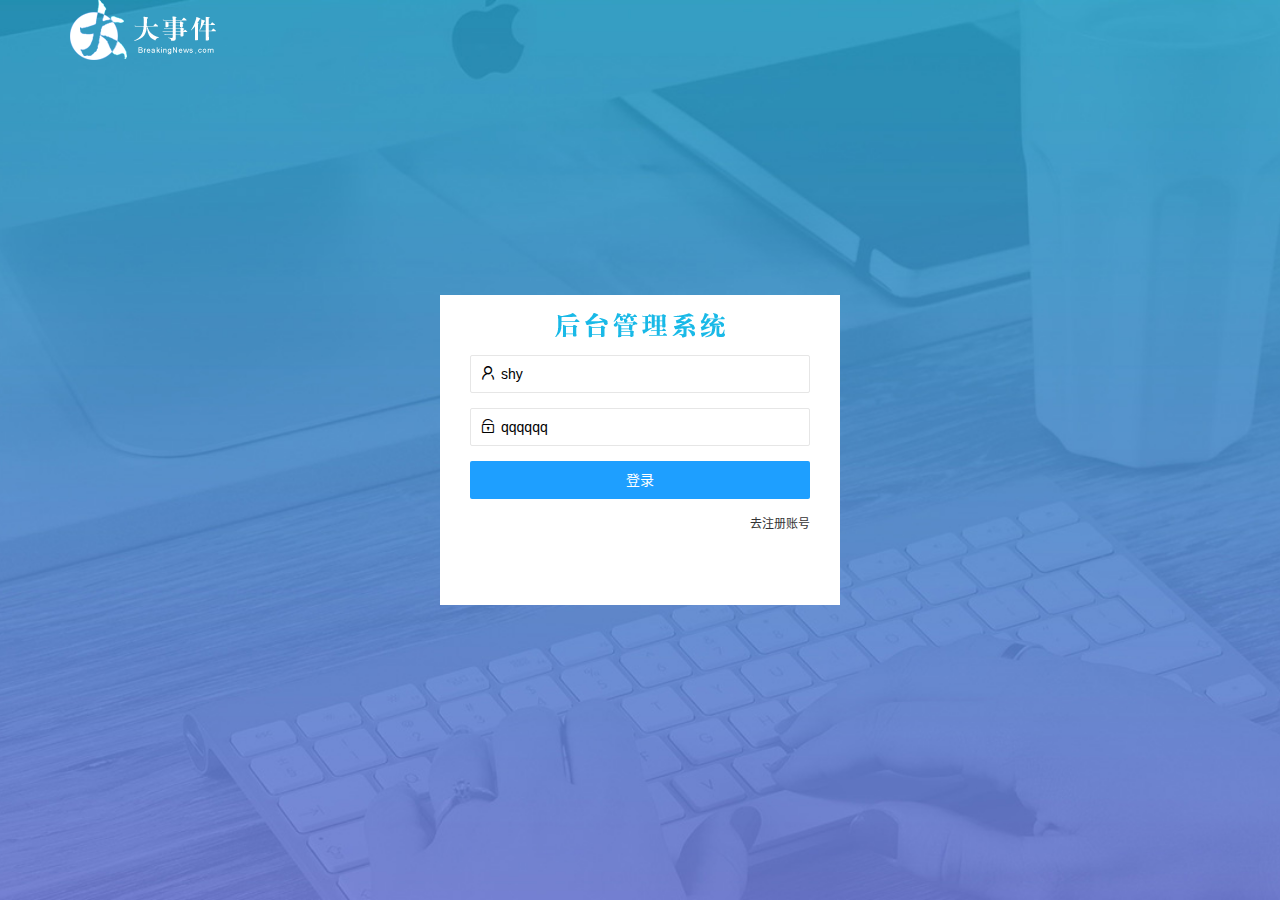
<file: login.html>
<!DOCTYPE html>
<html lang="zh-CN">

<head>
    <meta charset="UTF-8">
    <meta name="viewport" content="width=device-width, initial-scale=1.0">
    <title>Document</title>
    <link rel="shortcut icon" href="favicon.ico">
    <!-- 引入layui -->
    <link rel="stylesheet" href="/assets/lib/layui/css/layui.css">
    <!-- 引入自己的样式 -->
    <link rel="stylesheet" href="/assets/css/login.css">
</head>

<body>
    <!-- 头部logo区域 -->
    <div class="layui-main">
        <img src="/assets/images/logo.png" alt="">
    </div>
    <!-- 中心登录区域 -->
    <div class="loginAndRegBox">
        <div class="title_box"></div>
        <!-- 登录区域 -->
        <div class="login-box">
            <!-- 登陆表单 -->
            <form class="layui-form" id="form_login">
                <!-- 用户名 -->
                <div class="layui-form-item">
                    <i class="layui-icon layui-icon-username"></i>

                    <input type="text" name="username" value="shy" required lay-verify="required" placeholder="请输入用户名"
                        autocomplete="off" class="layui-input">
                </div>
                <!-- 密码 -->
                <div class="layui-form-item">
                    <i class="layui-icon layui-icon-password"></i>

                    <input type="text" name="password" value="qqqqqq" required lay-verify="required|pwd"
                        placeholder="请输入密码" autocomplete="off" class="layui-input">
                </div>
                <!-- 提交按钮 -->
                <div class="layui-form-item">
                    <button class="layui-btn layui-btn-fluid layui-btn-normal" lay-submit>登录</button>
                </div>
                <!-- 注册按钮 -->
                <div class="layui-form-item links">
                    <a href="javascript:;" id="link_reg">去注册账号</a>
                </div>
            </form>
        </div>
        <!-- 注册区域 -->
        <div class="reg-box" style="display: none;">
            <!-- 注册表单 -->
            <form class="layui-form" id="form_reg">
                <!-- 用户名 -->
                <div class="layui-form-item">
                    <i class="layui-icon layui-icon-username"></i>

                    <input type="text" name="username" required lay-verify="required" placeholder="请输入用户名"
                        autocomplete="off" class="layui-input">
                </div>
                <!-- 密码 -->
                <div class="layui-form-item">
                    <i class="layui-icon layui-icon-password"></i>
                    <input type="text" name="password" required lay-verify="required|pwd" placeholder="请输入密码"
                        lay-verify="required
                        autocomplete=" off" class="layui-input">
                </div>
                <!-- 确认登陆密码 -->
                <div class="layui-form-item">
                    <i class="layui-icon layui-icon-password"></i>

                    <input type="text" name="repassword" required lay-verify="required|pwd|repwd" placeholder="请确认密码"
                        autocomplete="off" class="layui-input">
                </div>
                <!-- 注册按钮 -->
                <div class="layui-form-item">
                    <button class="layui-btn layui-btn-fluid layui-btn-normal" lay-submit>注册</button>
                </div>
                <!-- 登录按钮 -->
                <div class="layui-form-item links">
                    <a href="javascript:;" id="link_login">去登陆</a>
                </div>
            </form>
            <!-- 登录按钮 -->
        </div>
    </div>
    <!-- 引入 -->
    <script src="/assets/lib/layui/layui.all.js"></script>
    <!-- 引入JQ -->
    <script src="/assets/lib/jquery.js"></script>
    <!-- 引入baseAPI.js -->
    <script src="/assets/js/baseAPI.js"></script>
    <!-- 引入自己的js -->
    <script src="/assets/js/login.js"></script>
</body>

</html>
</file>
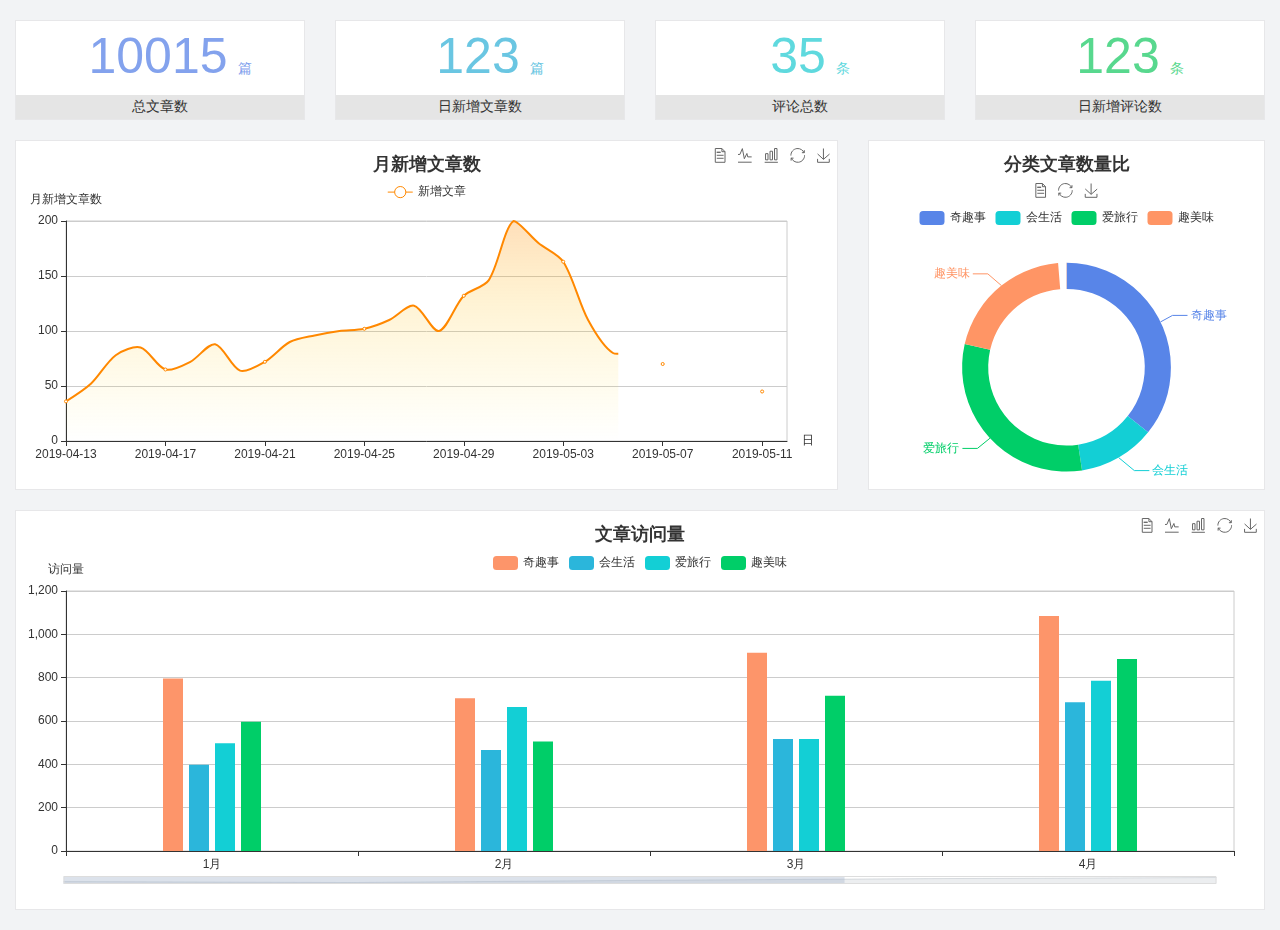
<file: home/dashboard.html>
<!DOCTYPE html>
<html lang="en">

<head>
  <meta charset="UTF-8">
  <meta name="viewport" content="width=device-width, initial-scale=1.0">
  <meta http-equiv="X-UA-Compatible" content="ie=edge">
  <title>图表统计</title>
  <link rel="stylesheet" href="../assets/lib/bootstrap.css" />
  <link rel="stylesheet" href="../assets/lib/main.css" />
  <script src="../assets/lib/jquery.js"></script>
  <script type="text/javascript" src="../assets/lib/echarts.min.js"></script>
</head>

<body>
  <div class="container-fluid">
    <div class="row spannel_list">
      <div class="col-sm-3 col-xs-6">
        <div class="spannel">
          <em>10015</em><span>篇</span>
          <b>总文章数</b>
        </div>
      </div>
      <div class="col-sm-3 col-xs-6">
        <div class="spannel scolor01">
          <em>123</em><span>篇</span>
          <b>日新增文章数</b>
        </div>
      </div>
      <div class="col-sm-3 col-xs-6">
        <div class="spannel scolor02">
          <em>35</em><span>条</span>
          <b>评论总数</b>
        </div>
      </div>
      <div class="col-sm-3 col-xs-6">
        <div class="spannel scolor03">
          <em>123</em><span>条</span>
          <b>日新增评论数</b>
        </div>
      </div>
    </div>
  </div>

  <div class="container-fluid">
    <div class="row curve-pie">
      <div class="col-lg-8 col-md-8">
        <div class="gragh_pannel" id="curve_show"></div>
      </div>
      <div class="col-lg-4 col-md-4">
        <div class="gragh_pannel" id="pie_show"></div>
      </div>
    </div>
  </div>

  <div class="container-fluid">
    <div class="column_pannel" id="column_show"></div>
  </div>

  <script>
    var oChart = echarts.init(document.getElementById('curve_show'));
    var aList_all = [
      { 'count': 36, 'date': '2019-04-13' },
      { 'count': 52, 'date': '2019-04-14' },
      { 'count': 78, 'date': '2019-04-15' },
      { 'count': 85, 'date': '2019-04-16' },
      { 'count': 65, 'date': '2019-04-17' },
      { 'count': 72, 'date': '2019-04-18' },
      { 'count': 88, 'date': '2019-04-19' },
      { 'count': 64, 'date': '2019-04-20' },
      { 'count': 72, 'date': '2019-04-21' },
      { 'count': 90, 'date': '2019-04-22' },
      { 'count': 96, 'date': '2019-04-23' },
      { 'count': 100, 'date': '2019-04-24' },
      { 'count': 102, 'date': '2019-04-25' },
      { 'count': 110, 'date': '2019-04-26' },
      { 'count': 123, 'date': '2019-04-27' },
      { 'count': 100, 'date': '2019-04-28' },
      { 'count': 132, 'date': '2019-04-29' },
      { 'count': 146, 'date': '2019-04-30' },
      { 'count': 200, 'date': '2019-05-01' },
      { 'count': 180, 'date': '2019-05-02' },
      { 'count': 163, 'date': '2019-05-03' },
      { 'count': 110, 'date': '2019-05-04' },
      { 'count': 80, 'date': '2019-05-05' },
      { 'count': 82, 'date': '2019-05-06' },
      { 'count': 70, 'date': '2019-05-07' },
      { 'count': 65, 'date': '2019-05-08' },
      { 'count': 54, 'date': '2019-05-09' },
      { 'count': 40, 'date': '2019-05-10' },
      { 'count': 45, 'date': '2019-05-11' },
      { 'count': 38, 'date': '2019-05-12' },
    ];

    let aCount = [];
    let aDate = [];

    for (var i = 0; i < aList_all.length; i++) {
      aCount.push(aList_all[i].count);
      aDate.push(aList_all[i].date);
    }

    var chartopt = {
      title: {
        text: '月新增文章数',
        left: 'center',
        top: '10'
      },
      tooltip: {
        trigger: 'axis'
      },
      legend: {
        data: ['新增文章'],
        top: '40'
      },
      toolbox: {
        show: true,
        feature: {
          mark: { show: true },
          dataView: { show: true, readOnly: false },
          magicType: { show: true, type: ['line', 'bar'] },
          restore: { show: true },
          saveAsImage: { show: true }
        }
      },
      calculable: true,
      xAxis: [
        {
          name: '日',
          type: 'category',
          boundaryGap: false,
          data: aDate
        }
      ],
      yAxis: [
        {
          name: '月新增文章数',
          type: 'value'
        }
      ],
      series: [
        {
          name: '新增文章',
          type: 'line',
          smooth: true,
          itemStyle: { normal: { areaStyle: { type: 'default' }, color: '#f80' }, lineStyle: { color: '#f80' } },
          data: aCount
        }],
      areaStyle: {
        normal: {
          color: new echarts.graphic.LinearGradient(0, 0, 0, 1, [{
            offset: 0,
            color: 'rgba(255,136,0,0.39)'
          }, {
            offset: .34,
            color: 'rgba(255,180,0,0.25)'
          }, {
            offset: 1,
            color: 'rgba(255,222,0,0.00)'
          }])

        }
      },
      grid: {
        show: true,
        x: 50,
        x2: 50,
        y: 80,
        height: 220
      }
    };

    oChart.setOption(chartopt);


    var oPie = echarts.init(document.getElementById('pie_show'));
    var oPieopt =
    {
      title: {
        top: 10,
        text: '分类文章数量比',
        x: 'center'
      },
      tooltip: {
        trigger: 'item',
        formatter: "{a} <br/>{b} : {c} ({d}%)"
      },
      color: ['#5885e8', '#13cfd5', '#00ce68', '#ff9565'],
      legend: {
        x: 'center',
        top: 65,
        data: ['奇趣事', '会生活', '爱旅行', '趣美味']
      },
      toolbox: {
        show: true,
        x: 'center',
        top: 35,
        feature: {
          mark: { show: true },
          dataView: { show: true, readOnly: false },
          magicType: {
            show: true,
            type: ['pie', 'funnel'],
            option: {
              funnel: {
                x: '25%',
                width: '50%',
                funnelAlign: 'left',
                max: 1548
              }
            }
          },
          restore: { show: true },
          saveAsImage: { show: true }
        }
      },
      calculable: true,
      series: [
        {
          name: '访问来源',
          type: 'pie',
          radius: ['45%', '60%'],
          center: ['50%', '65%'],
          data: [
            { value: 300, name: '奇趣事' },
            { value: 100, name: '会生活' },
            { value: 260, name: '爱旅行' },
            { value: 180, name: '趣美味' }
          ]
        }
      ]
    };
    oPie.setOption(oPieopt);



    var oColumn = this.echarts.init(document.getElementById('column_show'));
    var oColumnopt =
    {
      title: {
        text: '文章访问量',
        left: 'center',
        top: '10'
      },
      tooltip: {
        trigger: 'axis'
      },
      legend: {
        data: ['奇趣事', '会生活', '爱旅行', '趣美味'],
        top: '40'
      },
      toolbox: {
        show: true,
        feature: {
          mark: { show: true },
          dataView: { show: true, readOnly: false },
          magicType: { show: true, type: ['line', 'bar'] },
          restore: { show: true },
          saveAsImage: { show: true }
        }
      },
      calculable: true,
      xAxis: [
        {
          type: 'category',
          data: ['1月', '2月', '3月', '4月', '5月']
        }
      ],
      yAxis: [
        {
          name: '访问量',
          type: 'value'
        }
      ],
      series: [
        {
          name: '奇趣事',
          type: 'bar',
          barWidth: 20,
          itemStyle: {
            normal: { areaStyle: { type: 'default' }, color: '#fd956a' }
          },
          data: [800, 708, 920, 1090, 1200]
        },
        {
          name: '会生活',
          type: 'bar',
          barWidth: 20,
          itemStyle: {
            normal: { areaStyle: { type: 'default' }, color: '#2bb6db' }
          },
          data: [400, 468, 520, 690, 800]
        },
        {
          name: '爱旅行',
          type: 'bar',
          barWidth: 20,
          itemStyle: {
            normal: { areaStyle: { type: 'default' }, color: '#13cfd5' }
          },
          data: [500, 668, 520, 790, 900]
        },
        {
          name: '趣美味',
          type: 'bar',
          barWidth: 20,
          itemStyle: {
            normal: { areaStyle: { type: 'default' }, color: '#00ce68' }
          },
          data: [600, 508, 720, 890, 1000]
        }
      ],
      grid: {
        show: true,
        x: 50,
        x2: 30,
        y: 80,
        height: 260
      },
      dataZoom: [//给x轴设置滚动条
        {
          start: 0,//默认为0
          end: 100 - 1000 / 31,//默认为100
          type: 'slider',
          show: true,
          xAxisIndex: [0],
          handleSize: 0,//滑动条的 左右2个滑动条的大小
          height: 8,//组件高度
          left: 45, //左边的距离
          right: 50,//右边的距离
          bottom: 26,//右边的距离
          handleColor: '#ddd',//h滑动图标的颜色
          handleStyle: {
            borderColor: "#cacaca",
            borderWidth: "1",
            shadowBlur: 2,
            background: "#ddd",
            shadowColor: "#ddd",
          }
        }]
    };
    oColumn.setOption(oColumnopt);
  </script>
</body>

</html>
</file>
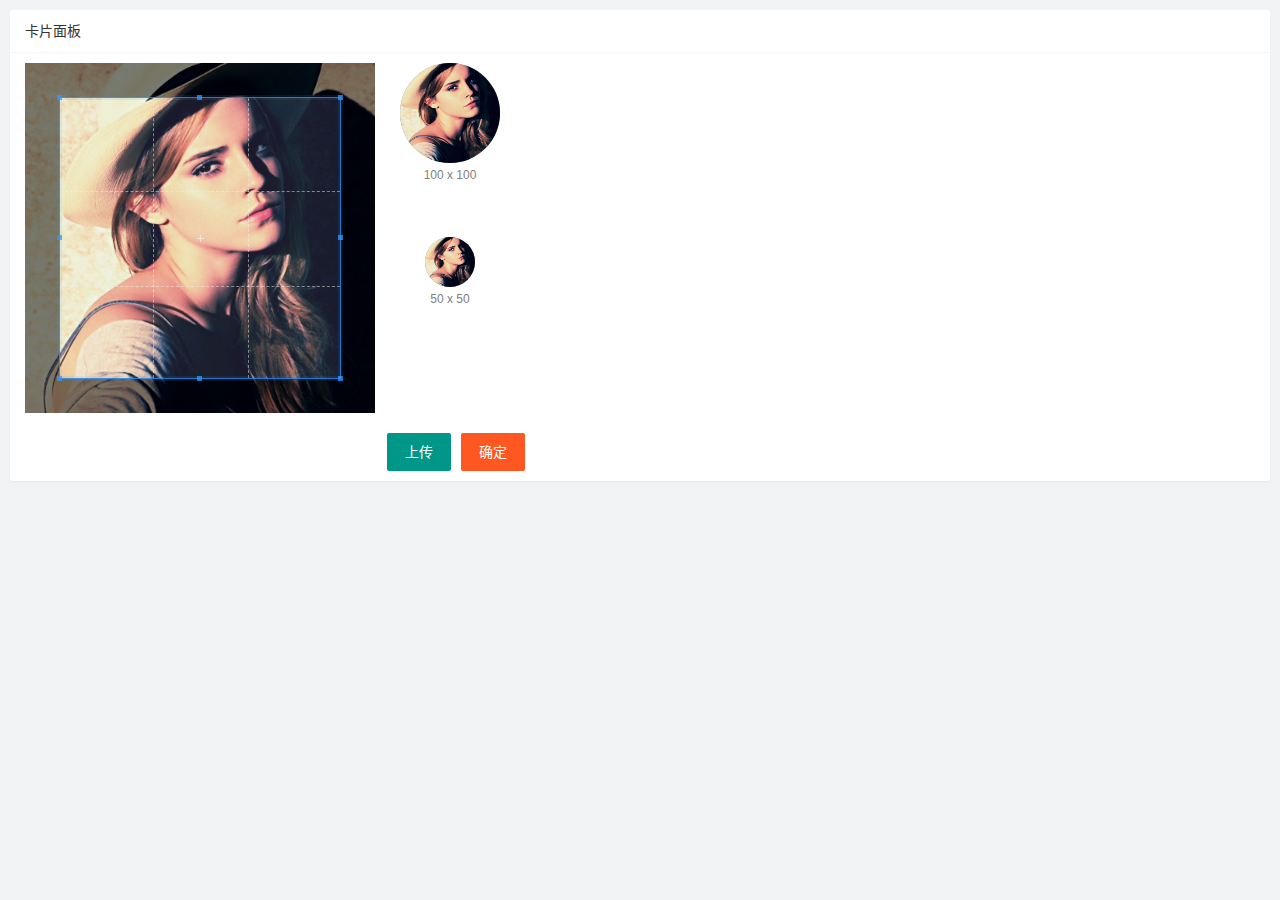
<file: user/user_avatar.html>
<!DOCTYPE html>
<html lang="zh-CN">

<head>
    <meta charset="UTF-8">
    <meta name="viewport" content="width=device-width, initial-scale=1.0">
    <title>Document</title>
    <!-- 引入layui样式 -->
    <link rel="stylesheet" href="/assets/lib/layui/css/layui.css">
    <!-- 引入cropper -->
    <link rel="stylesheet" href="/assets/lib/cropper/cropper.css" />
    <!-- 引入user_avatar的样式 -->
    <link rel="stylesheet" href="/assets/css/user/user_avatar.css">
</head>

<body>
    <div class="layui-card">
        <div class="layui-card-header">卡片面板</div>
        <div class="layui-card-body">
            <!-- 第一行的图片裁剪和预览区域 -->
            <div class="row1">
                <!-- 图片裁剪区域 -->
                <div class="cropper-box">
                    <!-- 这个 img 标签很重要，将来会把它初始化为裁剪区域 -->
                    <img id="image" src="/assets/images/sample.jpg" />
                </div>
                <!-- 图片的预览区域 -->
                <div class="preview-box">
                    <div>
                        <!-- 宽高为 100px 的预览区域 -->
                        <div class="img-preview w100"></div>
                        <p class="size">100 x 100</p>
                    </div>
                    <div>
                        <!-- 宽高为 50px 的预览区域 -->
                        <div class="img-preview w50"></div>
                        <p class="size">50 x 50</p>
                    </div>
                </div>
            </div>

            <!-- 第二行的按钮区域 -->
            <div class="row2">
                <input type="file" id="file" accept="image/png,image/jpeg">
                <button id="btnChooseImage" type="button" class="layui-btn">上传</button>
                <button type="button" class="layui-btn layui-btn-danger" id="btnUplode">确定</button>
            </div>
        </div>
    </div>
    <script src="/assets/lib/layui/layui.all.js"></script>
    <script src="/assets/lib/jquery.js"></script>
    <script src="/assets/lib/cropper/Cropper.js"></script>
    <script src="/assets/lib/cropper/jquery-cropper.js"></script>
    <script src="/assets/js/baseAPI.js"></script>
    <!-- 引入自己的js -->
    <script src="/assets/js/user/user_avatar.js"></script>
</body>

</html>
</file>
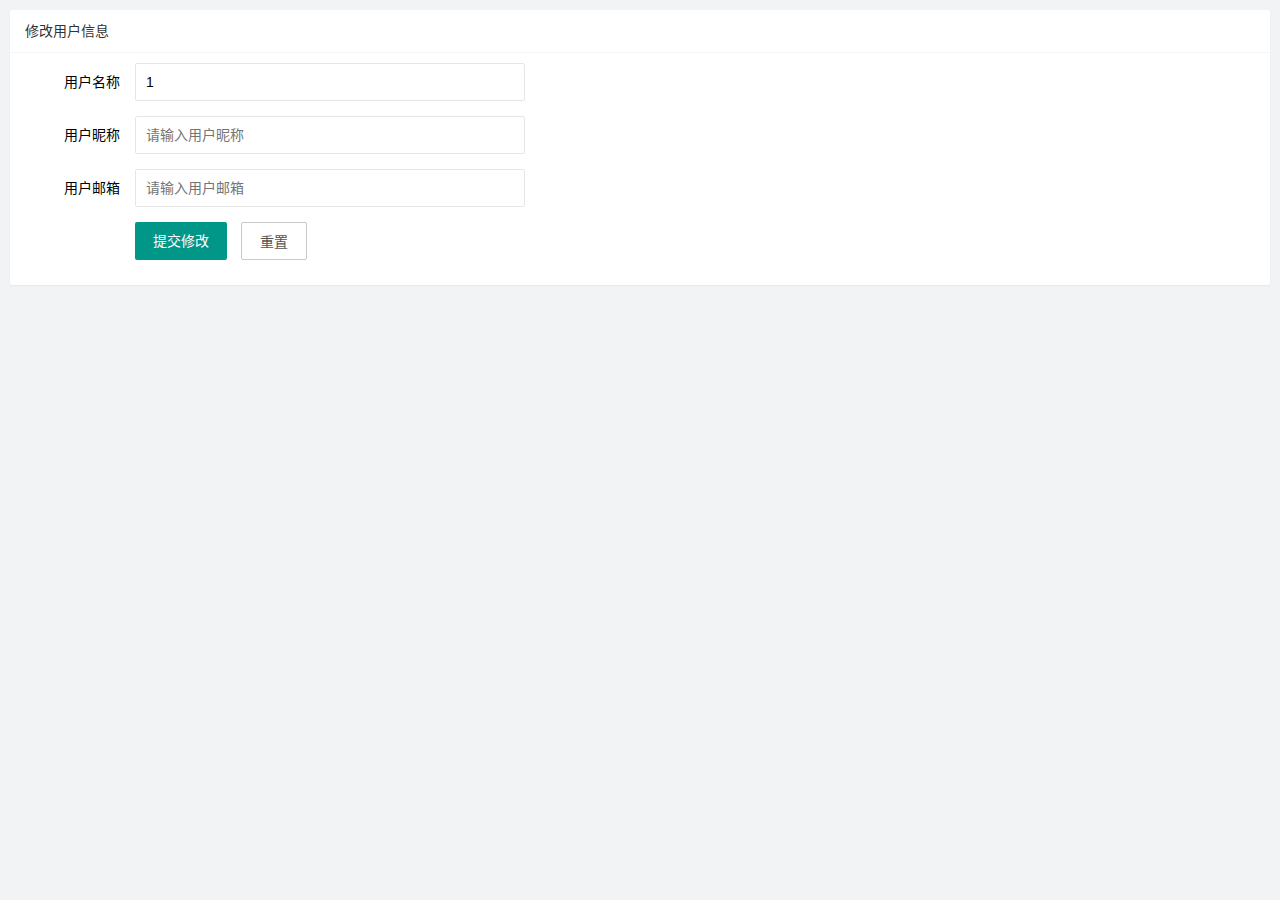
<file: user/user_info.html>
<!DOCTYPE html>
<html lang="zh-CN">

<head>
    <meta charset="UTF-8">
    <meta name="viewport" content="width=device-width, initial-scale=1.0">
    <title>基本资料页面</title>
    <!-- 引入layui样式 -->
    <link rel="stylesheet" href="/assets/lib/layui/css/layui.css">
    <!-- 引入自己的样式 -->
    <link rel="stylesheet" href="/assets/css/user/user_info.css">
</head>

<body>
    <div class="layui-card">
        <div class="layui-card-header">修改用户信息</div>
        <div class="layui-card-body">
            <form class="layui-form" lay-filter="formUserInfo">
                <input type="hidden" name="id">
                <!-- 用户名称 -->
                <div class="layui-form-item">
                    <label class="layui-form-label">用户名称</label>
                    <div class="layui-input-block">
                        <input value="1" type="text" name="username" required lay-verify="required"
                            placeholder="请输入用户名称" autocomplete="off" class="layui-input">
                    </div>
                </div>
                <!-- 用户昵称 -->
                <div class="layui-form-item">
                    <label class="layui-form-label">用户昵称</label>
                    <div class="layui-input-block">
                        <input type="text" name="nickname" required lay-verify="required|nickname" placeholder="请输入用户昵称"
                            autocomplete="off" class="layui-input">
                    </div>
                </div>
                <!-- 用户邮箱 -->
                <div class="layui-form-item">
                    <label class="layui-form-label">用户邮箱</label>
                    <div class="layui-input-block">
                        <input type="text" name="email" required lay-verify="required" placeholder="请输入用户邮箱"
                            autocomplete="off" class="layui-input">
                    </div>
                </div>
                <!-- 按钮 -->
                <div class="layui-form-item">
                    <div class="layui-input-block">
                        <button class="layui-btn" lay-submit lay-filter="formDemo">提交修改</button>
                        <button type="reset" class="layui-btn layui-btn-primary" id="btnReset">重置</button>
                    </div>
                </div>
            </form>
        </div>

    </div>

    <!-- 引入layui的js -->
    <script src="/assets/lib/layui/layui.all.js"></script>
    <!-- 引入JQ -->
    <script src="/assets/lib/jquery.js"></script>
    <!-- 引入baseAPI -->
    <script src="/assets/js/baseAPI.js"></script>
    <!-- 引入自己的js -->
    <script src="/assets/js/user/user_info.js"></script>
</body>

</html>
</file>
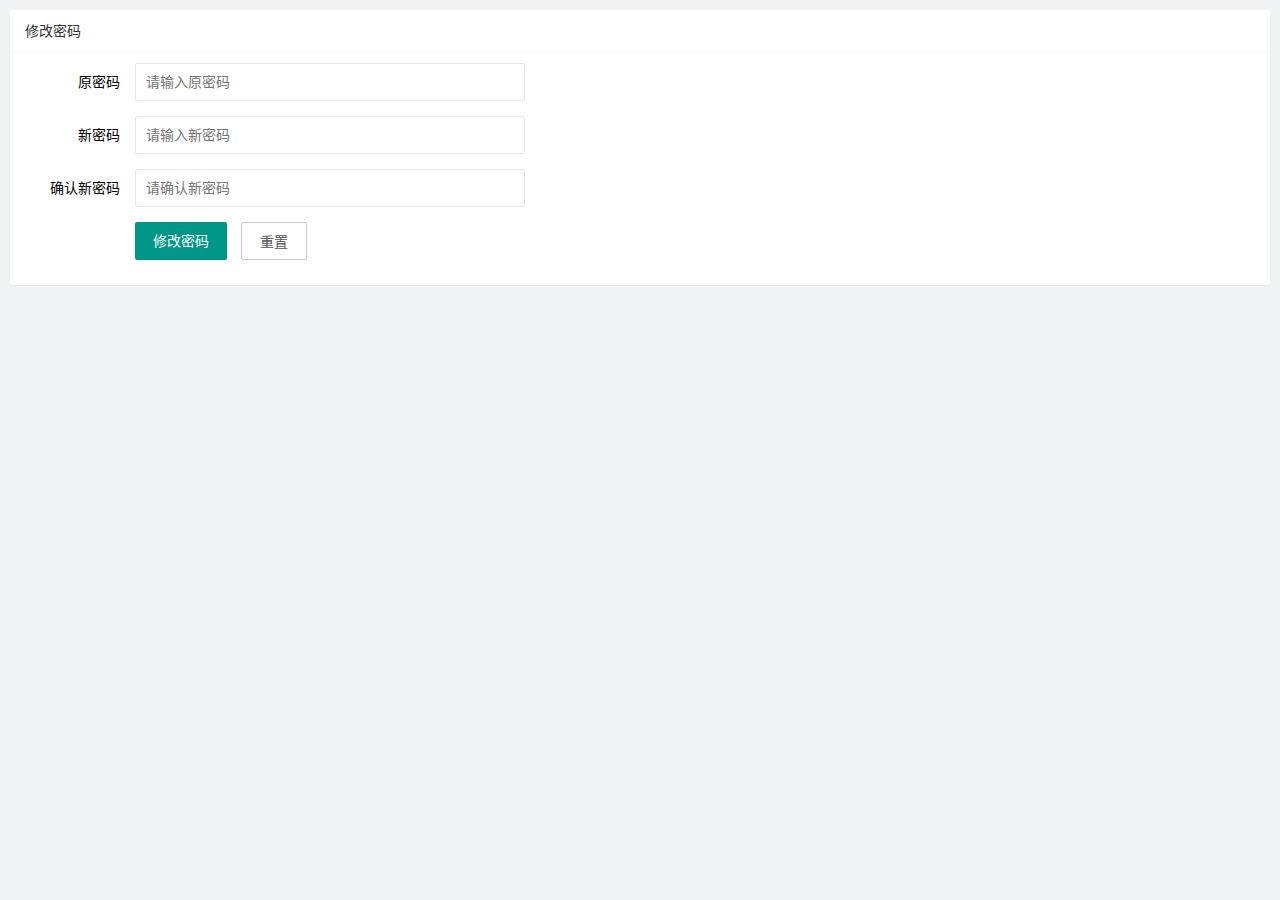
<file: user/user_pwd.html>
<!DOCTYPE html>
<html lang="zh-CN">

<head>
    <meta charset="UTF-8">
    <meta name="viewport" content="width=device-width, initial-scale=1.0">
    <title>Document</title>
    <!-- 引入layui样式 -->
    <link rel="stylesheet" href="/assets/lib/layui/css/layui.css">
    <!-- 引入自己的样式 -->
    <link rel="stylesheet" href="/assets/css/user/user_pwd.css">
</head>

<body>
    <div class="layui-card">
        <div class="layui-card-header">修改密码</div>
        <div class="layui-card-body">
            <form class="layui-form">
                <!-- 原密码 -->
                <div class="layui-form-item">
                    <label class="layui-form-label">原密码</label>
                    <div class="layui-input-block">
                        <input type="text" name="oldPwd" required lay-verify="required|pwd" placeholder="请输入原密码"
                            autocomplete="off" class="layui-input">
                    </div>
                </div>
                <!-- 新密码 -->
                <div class="layui-form-item">
                    <label class="layui-form-label">新密码</label>
                    <div class="layui-input-block">
                        <input type="text" name="newPwd" required lay-verify="required|pwd|samePwd" placeholder="请输入新密码"
                            autocomplete="off" class="layui-input">
                    </div>
                </div>
                <!-- 确认新密码 -->
                <div class="layui-form-item">
                    <label class="layui-form-label">确认新密码</label>
                    <div class="layui-input-block">
                        <input type="text" name="rePwd" required lay-verify="required|pwd|rePwd" placeholder="请确认新密码"
                            autocomplete="off" class="layui-input">
                    </div>
                </div>
                <div class="layui-form-item">
                    <div class="layui-input-block">
                        <button class="layui-btn" lay-submit lay-filter="formDemo">修改密码</button>
                        <button type="reset" class="layui-btn layui-btn-primary">重置</button>
                    </div>
                </div>
            </form>
        </div>
    </div>
    <!-- 引入layui的js -->

    <script src="/assets/lib/layui/layui.all.js"></script>
    <!-- 引入jq的js -->
    <script src="/assets/lib/jquery.js"></script>
    <!-- 引入baseAPI的js -->
    <script src="/assets/js/baseAPI.js"></script>
    <!-- 引入自身的js -->
    <script src="/assets/js/user/user_pwd.js"></script>
</body>

</html>
</file>
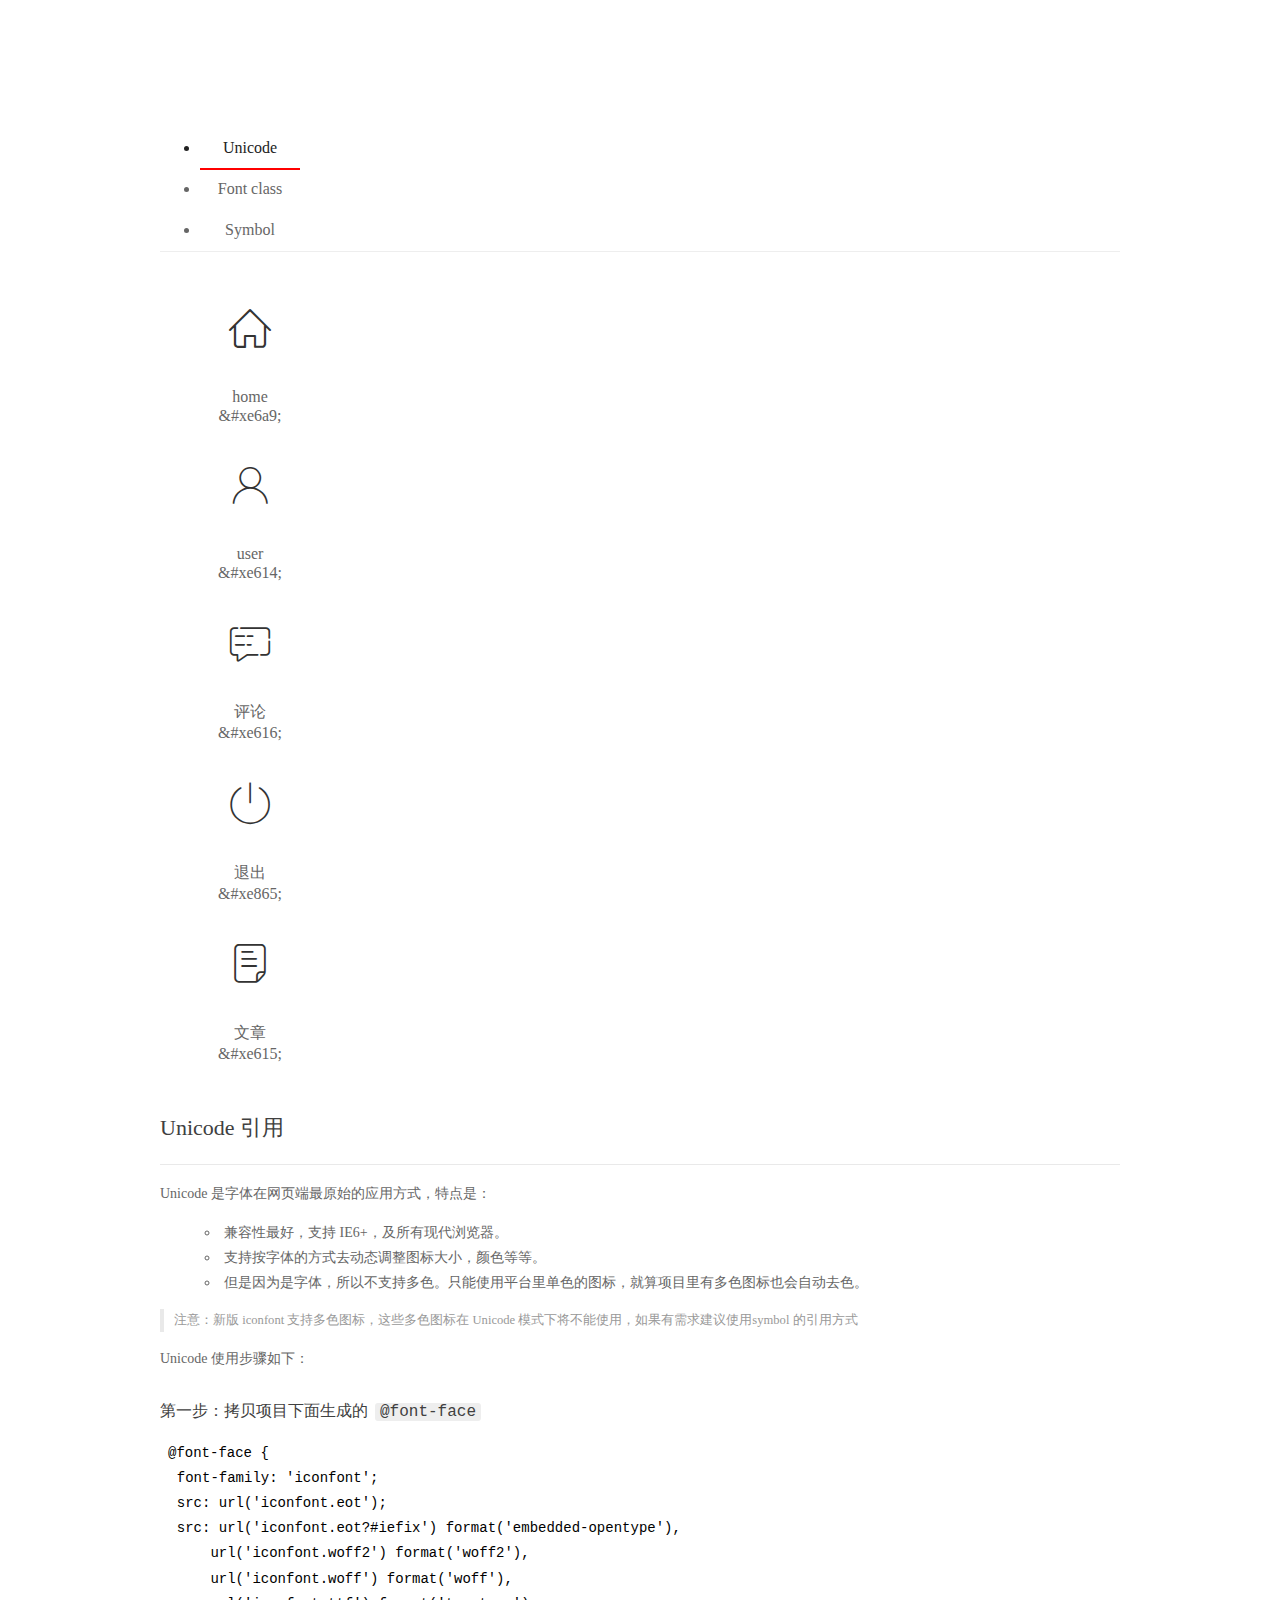
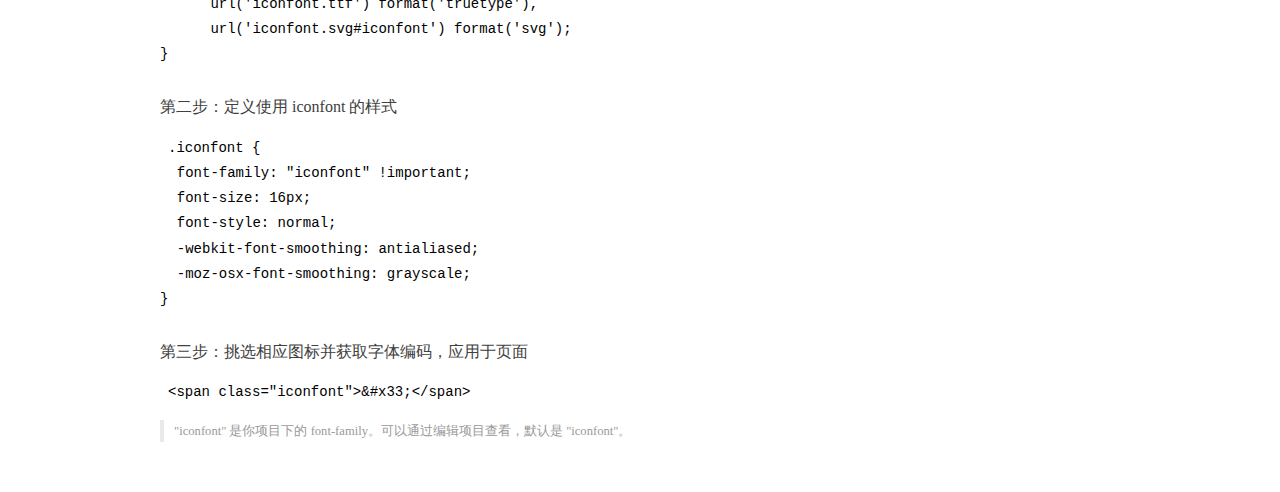
<file: assets/fonts/demo_index.html>
<!DOCTYPE html>
<html>
<head>
  <meta charset="utf-8"/>
  <title>IconFont Demo</title>
  <link rel="shortcut icon" href="https://gtms04.alicdn.com/tps/i4/TB1_oz6GVXXXXaFXpXXJDFnIXXX-64-64.ico" type="image/x-icon"/>
  <link rel="stylesheet" href="https://g.alicdn.com/thx/cube/1.3.2/cube.min.css">
  <link rel="stylesheet" href="demo.css">
  <link rel="stylesheet" href="iconfont.css">
  <script src="iconfont.js"></script>
  <!-- jQuery -->
  <script src="https://a1.alicdn.com/oss/uploads/2018/12/26/7bfddb60-08e8-11e9-9b04-53e73bb6408b.js"></script>
  <!-- 代码高亮 -->
  <script src="https://a1.alicdn.com/oss/uploads/2018/12/26/a3f714d0-08e6-11e9-8a15-ebf944d7534c.js"></script>
</head>
<body>
  <div class="main">
    <h1 class="logo"><a href="https://www.iconfont.cn/" title="iconfont 首页" target="_blank">&#xe86b;</a></h1>
    <div class="nav-tabs">
      <ul id="tabs" class="dib-box">
        <li class="dib active"><span>Unicode</span></li>
        <li class="dib"><span>Font class</span></li>
        <li class="dib"><span>Symbol</span></li>
      </ul>
      
    </div>
    <div class="tab-container">
      <div class="content unicode" style="display: block;">
          <ul class="icon_lists dib-box">
          
            <li class="dib">
              <span class="icon iconfont">&#xe6a9;</span>
                <div class="name">home</div>
                <div class="code-name">&amp;#xe6a9;</div>
              </li>
          
            <li class="dib">
              <span class="icon iconfont">&#xe614;</span>
                <div class="name">user</div>
                <div class="code-name">&amp;#xe614;</div>
              </li>
          
            <li class="dib">
              <span class="icon iconfont">&#xe616;</span>
                <div class="name">评论</div>
                <div class="code-name">&amp;#xe616;</div>
              </li>
          
            <li class="dib">
              <span class="icon iconfont">&#xe865;</span>
                <div class="name">退出</div>
                <div class="code-name">&amp;#xe865;</div>
              </li>
          
            <li class="dib">
              <span class="icon iconfont">&#xe615;</span>
                <div class="name">文章</div>
                <div class="code-name">&amp;#xe615;</div>
              </li>
          
          </ul>
          <div class="article markdown">
          <h2 id="unicode-">Unicode 引用</h2>
          <hr>

          <p>Unicode 是字体在网页端最原始的应用方式，特点是：</p>
          <ul>
            <li>兼容性最好，支持 IE6+，及所有现代浏览器。</li>
            <li>支持按字体的方式去动态调整图标大小，颜色等等。</li>
            <li>但是因为是字体，所以不支持多色。只能使用平台里单色的图标，就算项目里有多色图标也会自动去色。</li>
          </ul>
          <blockquote>
            <p>注意：新版 iconfont 支持多色图标，这些多色图标在 Unicode 模式下将不能使用，如果有需求建议使用symbol 的引用方式</p>
          </blockquote>
          <p>Unicode 使用步骤如下：</p>
          <h3 id="-font-face">第一步：拷贝项目下面生成的 <code>@font-face</code></h3>
<pre><code class="language-css"
>@font-face {
  font-family: 'iconfont';
  src: url('iconfont.eot');
  src: url('iconfont.eot?#iefix') format('embedded-opentype'),
      url('iconfont.woff2') format('woff2'),
      url('iconfont.woff') format('woff'),
      url('iconfont.ttf') format('truetype'),
      url('iconfont.svg#iconfont') format('svg');
}
</code></pre>
          <h3 id="-iconfont-">第二步：定义使用 iconfont 的样式</h3>
<pre><code class="language-css"
>.iconfont {
  font-family: "iconfont" !important;
  font-size: 16px;
  font-style: normal;
  -webkit-font-smoothing: antialiased;
  -moz-osx-font-smoothing: grayscale;
}
</code></pre>
          <h3 id="-">第三步：挑选相应图标并获取字体编码，应用于页面</h3>
<pre>
<code class="language-html"
>&lt;span class="iconfont"&gt;&amp;#x33;&lt;/span&gt;
</code></pre>
          <blockquote>
            <p>"iconfont" 是你项目下的 font-family。可以通过编辑项目查看，默认是 "iconfont"。</p>
          </blockquote>
          </div>
      </div>
      <div class="content font-class">
        <ul class="icon_lists dib-box">
          
          <li class="dib">
            <span class="icon iconfont icon-home"></span>
            <div class="name">
              home
            </div>
            <div class="code-name">.icon-home
            </div>
          </li>
          
          <li class="dib">
            <span class="icon iconfont icon-user"></span>
            <div class="name">
              user
            </div>
            <div class="code-name">.icon-user
            </div>
          </li>
          
          <li class="dib">
            <span class="icon iconfont icon-pinglun"></span>
            <div class="name">
              评论
            </div>
            <div class="code-name">.icon-pinglun
            </div>
          </li>
          
          <li class="dib">
            <span class="icon iconfont icon-tuichu"></span>
            <div class="name">
              退出
            </div>
            <div class="code-name">.icon-tuichu
            </div>
          </li>
          
          <li class="dib">
            <span class="icon iconfont icon-16"></span>
            <div class="name">
              文章
            </div>
            <div class="code-name">.icon-16
            </div>
          </li>
          
        </ul>
        <div class="article markdown">
        <h2 id="font-class-">font-class 引用</h2>
        <hr>

        <p>font-class 是 Unicode 使用方式的一种变种，主要是解决 Unicode 书写不直观，语意不明确的问题。</p>
        <p>与 Unicode 使用方式相比，具有如下特点：</p>
        <ul>
          <li>兼容性良好，支持 IE8+，及所有现代浏览器。</li>
          <li>相比于 Unicode 语意明确，书写更直观。可以很容易分辨这个 icon 是什么。</li>
          <li>因为使用 class 来定义图标，所以当要替换图标时，只需要修改 class 里面的 Unicode 引用。</li>
          <li>不过因为本质上还是使用的字体，所以多色图标还是不支持的。</li>
        </ul>
        <p>使用步骤如下：</p>
        <h3 id="-fontclass-">第一步：引入项目下面生成的 fontclass 代码：</h3>
<pre><code class="language-html">&lt;link rel="stylesheet" href="./iconfont.css"&gt;
</code></pre>
        <h3 id="-">第二步：挑选相应图标并获取类名，应用于页面：</h3>
<pre><code class="language-html">&lt;span class="iconfont icon-xxx"&gt;&lt;/span&gt;
</code></pre>
        <blockquote>
          <p>"
            iconfont" 是你项目下的 font-family。可以通过编辑项目查看，默认是 "iconfont"。</p>
        </blockquote>
      </div>
      </div>
      <div class="content symbol">
          <ul class="icon_lists dib-box">
          
            <li class="dib">
                <svg class="icon svg-icon" aria-hidden="true">
                  <use xlink:href="#icon-home"></use>
                </svg>
                <div class="name">home</div>
                <div class="code-name">#icon-home</div>
            </li>
          
            <li class="dib">
                <svg class="icon svg-icon" aria-hidden="true">
                  <use xlink:href="#icon-user"></use>
                </svg>
                <div class="name">user</div>
                <div class="code-name">#icon-user</div>
            </li>
          
            <li class="dib">
                <svg class="icon svg-icon" aria-hidden="true">
                  <use xlink:href="#icon-pinglun"></use>
                </svg>
                <div class="name">评论</div>
                <div class="code-name">#icon-pinglun</div>
            </li>
          
            <li class="dib">
                <svg class="icon svg-icon" aria-hidden="true">
                  <use xlink:href="#icon-tuichu"></use>
                </svg>
                <div class="name">退出</div>
                <div class="code-name">#icon-tuichu</div>
            </li>
          
            <li class="dib">
                <svg class="icon svg-icon" aria-hidden="true">
                  <use xlink:href="#icon-16"></use>
                </svg>
                <div class="name">文章</div>
                <div class="code-name">#icon-16</div>
            </li>
          
          </ul>
          <div class="article markdown">
          <h2 id="symbol-">Symbol 引用</h2>
          <hr>

          <p>这是一种全新的使用方式，应该说这才是未来的主流，也是平台目前推荐的用法。相关介绍可以参考这篇<a href="">文章</a>
            这种用法其实是做了一个 SVG 的集合，与另外两种相比具有如下特点：</p>
          <ul>
            <li>支持多色图标了，不再受单色限制。</li>
            <li>通过一些技巧，支持像字体那样，通过 <code>font-size</code>, <code>color</code> 来调整样式。</li>
            <li>兼容性较差，支持 IE9+，及现代浏览器。</li>
            <li>浏览器渲染 SVG 的性能一般，还不如 png。</li>
          </ul>
          <p>使用步骤如下：</p>
          <h3 id="-symbol-">第一步：引入项目下面生成的 symbol 代码：</h3>
<pre><code class="language-html">&lt;script src="./iconfont.js"&gt;&lt;/script&gt;
</code></pre>
          <h3 id="-css-">第二步：加入通用 CSS 代码（引入一次就行）：</h3>
<pre><code class="language-html">&lt;style&gt;
.icon {
  width: 1em;
  height: 1em;
  vertical-align: -0.15em;
  fill: currentColor;
  overflow: hidden;
}
&lt;/style&gt;
</code></pre>
          <h3 id="-">第三步：挑选相应图标并获取类名，应用于页面：</h3>
<pre><code class="language-html">&lt;svg class="icon" aria-hidden="true"&gt;
  &lt;use xlink:href="#icon-xxx"&gt;&lt;/use&gt;
&lt;/svg&gt;
</code></pre>
          </div>
      </div>

    </div>
  </div>
  <script>
  $(document).ready(function () {
      $('.tab-container .content:first').show()

      $('#tabs li').click(function (e) {
        var tabContent = $('.tab-container .content')
        var index = $(this).index()

        if ($(this).hasClass('active')) {
          return
        } else {
          $('#tabs li').removeClass('active')
          $(this).addClass('active')

          tabContent.hide().eq(index).fadeIn()
        }
      })
    })
  </script>
</body>
</html>
</file>
<file: assets/lib/layui/css/layui.css>
/** layui-v2.5.5 MIT License By https://www.layui.com */
 .layui-inline,img{display:inline-block;vertical-align:middle}h1,h2,h3,h4,h5,h6{font-weight:400}.layui-edge,.layui-header,.layui-inline,.layui-main{position:relative}.layui-body,.layui-edge,.layui-elip{overflow:hidden}.layui-btn,.layui-edge,.layui-inline,img{vertical-align:middle}.layui-btn,.layui-disabled,.layui-icon,.layui-unselect{-moz-user-select:none;-webkit-user-select:none;-ms-user-select:none}.layui-elip,.layui-form-checkbox span,.layui-form-pane .layui-form-label{text-overflow:ellipsis;white-space:nowrap}.layui-breadcrumb,.layui-tree-btnGroup{visibility:hidden}blockquote,body,button,dd,div,dl,dt,form,h1,h2,h3,h4,h5,h6,input,li,ol,p,pre,td,textarea,th,ul{margin:0;padding:0;-webkit-tap-highlight-color:rgba(0,0,0,0)}a:active,a:hover{outline:0}img{border:none}li{list-style:none}table{border-collapse:collapse;border-spacing:0}h4,h5,h6{font-size:100%}button,input,optgroup,option,select,textarea{font-family:inherit;font-size:inherit;font-style:inherit;font-weight:inherit;outline:0}pre{white-space:pre-wrap;white-space:-moz-pre-wrap;white-space:-pre-wrap;white-space:-o-pre-wrap;word-wrap:break-word}body{line-height:24px;font:14px Helvetica Neue,Helvetica,PingFang SC,Tahoma,Arial,sans-serif}hr{height:1px;margin:10px 0;border:0;clear:both}a{color:#333;text-decoration:none}a:hover{color:#777}a cite{font-style:normal;*cursor:pointer}.layui-border-box,.layui-border-box *{box-sizing:border-box}.layui-box,.layui-box *{box-sizing:content-box}.layui-clear{clear:both;*zoom:1}.layui-clear:after{content:'\20';clear:both;*zoom:1;display:block;height:0}.layui-inline{*display:inline;*zoom:1}.layui-edge{display:inline-block;width:0;height:0;border-width:6px;border-style:dashed;border-color:transparent}.layui-edge-top{top:-4px;border-bottom-color:#999;border-bottom-style:solid}.layui-edge-right{border-left-color:#999;border-left-style:solid}.layui-edge-bottom{top:2px;border-top-color:#999;border-top-style:solid}.layui-edge-left{border-right-color:#999;border-right-style:solid}.layui-disabled,.layui-disabled:hover{color:#d2d2d2!important;cursor:not-allowed!important}.layui-circle{border-radius:100%}.layui-show{display:block!important}.layui-hide{display:none!important}@font-face{font-family:layui-icon;src:url(../font/iconfont.eot?v=250);src:url(../font/iconfont.eot?v=250#iefix) format('embedded-opentype'),url(../font/iconfont.woff2?v=250) format('woff2'),url(../font/iconfont.woff?v=250) format('woff'),url(../font/iconfont.ttf?v=250) format('truetype'),url(../font/iconfont.svg?v=250#layui-icon) format('svg')}.layui-icon{font-family:layui-icon!important;font-size:16px;font-style:normal;-webkit-font-smoothing:antialiased;-moz-osx-font-smoothing:grayscale}.layui-icon-reply-fill:before{content:"\e611"}.layui-icon-set-fill:before{content:"\e614"}.layui-icon-menu-fill:before{content:"\e60f"}.layui-icon-search:before{content:"\e615"}.layui-icon-share:before{content:"\e641"}.layui-icon-set-sm:before{content:"\e620"}.layui-icon-engine:before{content:"\e628"}.layui-icon-close:before{content:"\1006"}.layui-icon-close-fill:before{content:"\1007"}.layui-icon-chart-screen:before{content:"\e629"}.layui-icon-star:before{content:"\e600"}.layui-icon-circle-dot:before{content:"\e617"}.layui-icon-chat:before{content:"\e606"}.layui-icon-release:before{content:"\e609"}.layui-icon-list:before{content:"\e60a"}.layui-icon-chart:before{content:"\e62c"}.layui-icon-ok-circle:before{content:"\1005"}.layui-icon-layim-theme:before{content:"\e61b"}.layui-icon-table:before{content:"\e62d"}.layui-icon-right:before{content:"\e602"}.layui-icon-left:before{content:"\e603"}.layui-icon-cart-simple:before{content:"\e698"}.layui-icon-face-cry:before{content:"\e69c"}.layui-icon-face-smile:before{content:"\e6af"}.layui-icon-survey:before{content:"\e6b2"}.layui-icon-tree:before{content:"\e62e"}.layui-icon-upload-circle:before{content:"\e62f"}.layui-icon-add-circle:before{content:"\e61f"}.layui-icon-download-circle:before{content:"\e601"}.layui-icon-templeate-1:before{content:"\e630"}.layui-icon-util:before{content:"\e631"}.layui-icon-face-surprised:before{content:"\e664"}.layui-icon-edit:before{content:"\e642"}.layui-icon-speaker:before{content:"\e645"}.layui-icon-down:before{content:"\e61a"}.layui-icon-file:before{content:"\e621"}.layui-icon-layouts:before{content:"\e632"}.layui-icon-rate-half:before{content:"\e6c9"}.layui-icon-add-circle-fine:before{content:"\e608"}.layui-icon-prev-circle:before{content:"\e633"}.layui-icon-read:before{content:"\e705"}.layui-icon-404:before{content:"\e61c"}.layui-icon-carousel:before{content:"\e634"}.layui-icon-help:before{content:"\e607"}.layui-icon-code-circle:before{content:"\e635"}.layui-icon-water:before{content:"\e636"}.layui-icon-username:before{content:"\e66f"}.layui-icon-find-fill:before{content:"\e670"}.layui-icon-about:before{content:"\e60b"}.layui-icon-location:before{content:"\e715"}.layui-icon-up:before{content:"\e619"}.layui-icon-pause:before{content:"\e651"}.layui-icon-date:before{content:"\e637"}.layui-icon-layim-uploadfile:before{content:"\e61d"}.layui-icon-delete:before{content:"\e640"}.layui-icon-play:before{content:"\e652"}.layui-icon-top:before{content:"\e604"}.layui-icon-friends:before{content:"\e612"}.layui-icon-refresh-3:before{content:"\e9aa"}.layui-icon-ok:before{content:"\e605"}.layui-icon-layer:before{content:"\e638"}.layui-icon-face-smile-fine:before{content:"\e60c"}.layui-icon-dollar:before{content:"\e659"}.layui-icon-group:before{content:"\e613"}.layui-icon-layim-download:before{content:"\e61e"}.layui-icon-picture-fine:before{content:"\e60d"}.layui-icon-link:before{content:"\e64c"}.layui-icon-diamond:before{content:"\e735"}.layui-icon-log:before{content:"\e60e"}.layui-icon-rate-solid:before{content:"\e67a"}.layui-icon-fonts-del:before{content:"\e64f"}.layui-icon-unlink:before{content:"\e64d"}.layui-icon-fonts-clear:before{content:"\e639"}.layui-icon-triangle-r:before{content:"\e623"}.layui-icon-circle:before{content:"\e63f"}.layui-icon-radio:before{content:"\e643"}.layui-icon-align-center:before{content:"\e647"}.layui-icon-align-right:before{content:"\e648"}.layui-icon-align-left:before{content:"\e649"}.layui-icon-loading-1:before{content:"\e63e"}.layui-icon-return:before{content:"\e65c"}.layui-icon-fonts-strong:before{content:"\e62b"}.layui-icon-upload:before{content:"\e67c"}.layui-icon-dialogue:before{content:"\e63a"}.layui-icon-video:before{content:"\e6ed"}.layui-icon-headset:before{content:"\e6fc"}.layui-icon-cellphone-fine:before{content:"\e63b"}.layui-icon-add-1:before{content:"\e654"}.layui-icon-face-smile-b:before{content:"\e650"}.layui-icon-fonts-html:before{content:"\e64b"}.layui-icon-form:before{content:"\e63c"}.layui-icon-cart:before{content:"\e657"}.layui-icon-camera-fill:before{content:"\e65d"}.layui-icon-tabs:before{content:"\e62a"}.layui-icon-fonts-code:before{content:"\e64e"}.layui-icon-fire:before{content:"\e756"}.layui-icon-set:before{content:"\e716"}.layui-icon-fonts-u:before{content:"\e646"}.layui-icon-triangle-d:before{content:"\e625"}.layui-icon-tips:before{content:"\e702"}.layui-icon-picture:before{content:"\e64a"}.layui-icon-more-vertical:before{content:"\e671"}.layui-icon-flag:before{content:"\e66c"}.layui-icon-loading:before{content:"\e63d"}.layui-icon-fonts-i:before{content:"\e644"}.layui-icon-refresh-1:before{content:"\e666"}.layui-icon-rmb:before{content:"\e65e"}.layui-icon-home:before{content:"\e68e"}.layui-icon-user:before{content:"\e770"}.layui-icon-notice:before{content:"\e667"}.layui-icon-login-weibo:before{content:"\e675"}.layui-icon-voice:before{content:"\e688"}.layui-icon-upload-drag:before{content:"\e681"}.layui-icon-login-qq:before{content:"\e676"}.layui-icon-snowflake:before{content:"\e6b1"}.layui-icon-file-b:before{content:"\e655"}.layui-icon-template:before{content:"\e663"}.layui-icon-auz:before{content:"\e672"}.layui-icon-console:before{content:"\e665"}.layui-icon-app:before{content:"\e653"}.layui-icon-prev:before{content:"\e65a"}.layui-icon-website:before{content:"\e7ae"}.layui-icon-next:before{content:"\e65b"}.layui-icon-component:before{content:"\e857"}.layui-icon-more:before{content:"\e65f"}.layui-icon-login-wechat:before{content:"\e677"}.layui-icon-shrink-right:before{content:"\e668"}.layui-icon-spread-left:before{content:"\e66b"}.layui-icon-camera:before{content:"\e660"}.layui-icon-note:before{content:"\e66e"}.layui-icon-refresh:before{content:"\e669"}.layui-icon-female:before{content:"\e661"}.layui-icon-male:before{content:"\e662"}.layui-icon-password:before{content:"\e673"}.layui-icon-senior:before{content:"\e674"}.layui-icon-theme:before{content:"\e66a"}.layui-icon-tread:before{content:"\e6c5"}.layui-icon-praise:before{content:"\e6c6"}.layui-icon-star-fill:before{content:"\e658"}.layui-icon-rate:before{content:"\e67b"}.layui-icon-template-1:before{content:"\e656"}.layui-icon-vercode:before{content:"\e679"}.layui-icon-cellphone:before{content:"\e678"}.layui-icon-screen-full:before{content:"\e622"}.layui-icon-screen-restore:before{content:"\e758"}.layui-icon-cols:before{content:"\e610"}.layui-icon-export:before{content:"\e67d"}.layui-icon-print:before{content:"\e66d"}.layui-icon-slider:before{content:"\e714"}.layui-icon-addition:before{content:"\e624"}.layui-icon-subtraction:before{content:"\e67e"}.layui-icon-service:before{content:"\e626"}.layui-icon-transfer:before{content:"\e691"}.layui-main{width:1140px;margin:0 auto}.layui-header{z-index:1000;height:60px}.layui-header a:hover{transition:all .5s;-webkit-transition:all .5s}.layui-side{position:fixed;left:0;top:0;bottom:0;z-index:999;width:200px;overflow-x:hidden}.layui-side-scroll{position:relative;width:220px;height:100%;overflow-x:hidden}.layui-body{position:absolute;left:200px;right:0;top:0;bottom:0;z-index:998;width:auto;overflow-y:auto;box-sizing:border-box}.layui-layout-body{overflow:hidden}.layui-layout-admin .layui-header{background-color:#23262E}.layui-layout-admin .layui-side{top:60px;width:200px;overflow-x:hidden}.layui-layout-admin .layui-body{position:fixed;top:60px;bottom:44px}.layui-layout-admin .layui-main{width:auto;margin:0 15px}.layui-layout-admin .layui-footer{position:fixed;left:200px;right:0;bottom:0;height:44px;line-height:44px;padding:0 15px;background-color:#eee}.layui-layout-admin .layui-logo{position:absolute;left:0;top:0;width:200px;height:100%;line-height:60px;text-align:center;color:#009688;font-size:16px}.layui-layout-admin .layui-header .layui-nav{background:0 0}.layui-layout-left{position:absolute!important;left:200px;top:0}.layui-layout-right{position:absolute!important;right:0;top:0}.layui-container{position:relative;margin:0 auto;padding:0 15px;box-sizing:border-box}.layui-fluid{position:relative;margin:0 auto;padding:0 15px}.layui-row:after,.layui-row:before{content:'';display:block;clear:both}.layui-col-lg1,.layui-col-lg10,.layui-col-lg11,.layui-col-lg12,.layui-col-lg2,.layui-col-lg3,.layui-col-lg4,.layui-col-lg5,.layui-col-lg6,.layui-col-lg7,.layui-col-lg8,.layui-col-lg9,.layui-col-md1,.layui-col-md10,.layui-col-md11,.layui-col-md12,.layui-col-md2,.layui-col-md3,.layui-col-md4,.layui-col-md5,.layui-col-md6,.layui-col-md7,.layui-col-md8,.layui-col-md9,.layui-col-sm1,.layui-col-sm10,.layui-col-sm11,.layui-col-sm12,.layui-col-sm2,.layui-col-sm3,.layui-col-sm4,.layui-col-sm5,.layui-col-sm6,.layui-col-sm7,.layui-col-sm8,.layui-col-sm9,.layui-col-xs1,.layui-col-xs10,.layui-col-xs11,.layui-col-xs12,.layui-col-xs2,.layui-col-xs3,.layui-col-xs4,.layui-col-xs5,.layui-col-xs6,.layui-col-xs7,.layui-col-xs8,.layui-col-xs9{position:relative;display:block;box-sizing:border-box}.layui-col-xs1,.layui-col-xs10,.layui-col-xs11,.layui-col-xs12,.layui-col-xs2,.layui-col-xs3,.layui-col-xs4,.layui-col-xs5,.layui-col-xs6,.layui-col-xs7,.layui-col-xs8,.layui-col-xs9{float:left}.layui-col-xs1{width:8.33333333%}.layui-col-xs2{width:16.66666667%}.layui-col-xs3{width:25%}.layui-col-xs4{width:33.33333333%}.layui-col-xs5{width:41.66666667%}.layui-col-xs6{width:50%}.layui-col-xs7{width:58.33333333%}.layui-col-xs8{width:66.66666667%}.layui-col-xs9{width:75%}.layui-col-xs10{width:83.33333333%}.layui-col-xs11{width:91.66666667%}.layui-col-xs12{width:100%}.layui-col-xs-offset1{margin-left:8.33333333%}.layui-col-xs-offset2{margin-left:16.66666667%}.layui-col-xs-offset3{margin-left:25%}.layui-col-xs-offset4{margin-left:33.33333333%}.layui-col-xs-offset5{margin-left:41.66666667%}.layui-col-xs-offset6{margin-left:50%}.layui-col-xs-offset7{margin-left:58.33333333%}.layui-col-xs-offset8{margin-left:66.66666667%}.layui-col-xs-offset9{margin-left:75%}.layui-col-xs-offset10{margin-left:83.33333333%}.layui-col-xs-offset11{margin-left:91.66666667%}.layui-col-xs-offset12{margin-left:100%}@media screen and (max-width:768px){.layui-hide-xs{display:none!important}.layui-show-xs-block{display:block!important}.layui-show-xs-inline{display:inline!important}.layui-show-xs-inline-block{display:inline-block!important}}@media screen and (min-width:768px){.layui-container{width:750px}.layui-hide-sm{display:none!important}.layui-show-sm-block{display:block!important}.layui-show-sm-inline{display:inline!important}.layui-show-sm-inline-block{display:inline-block!important}.layui-col-sm1,.layui-col-sm10,.layui-col-sm11,.layui-col-sm12,.layui-col-sm2,.layui-col-sm3,.layui-col-sm4,.layui-col-sm5,.layui-col-sm6,.layui-col-sm7,.layui-col-sm8,.layui-col-sm9{float:left}.layui-col-sm1{width:8.33333333%}.layui-col-sm2{width:16.66666667%}.layui-col-sm3{width:25%}.layui-col-sm4{width:33.33333333%}.layui-col-sm5{width:41.66666667%}.layui-col-sm6{width:50%}.layui-col-sm7{width:58.33333333%}.layui-col-sm8{width:66.66666667%}.layui-col-sm9{width:75%}.layui-col-sm10{width:83.33333333%}.layui-col-sm11{width:91.66666667%}.layui-col-sm12{width:100%}.layui-col-sm-offset1{margin-left:8.33333333%}.layui-col-sm-offset2{margin-left:16.66666667%}.layui-col-sm-offset3{margin-left:25%}.layui-col-sm-offset4{margin-left:33.33333333%}.layui-col-sm-offset5{margin-left:41.66666667%}.layui-col-sm-offset6{margin-left:50%}.layui-col-sm-offset7{margin-left:58.33333333%}.layui-col-sm-offset8{margin-left:66.66666667%}.layui-col-sm-offset9{margin-left:75%}.layui-col-sm-offset10{margin-left:83.33333333%}.layui-col-sm-offset11{margin-left:91.66666667%}.layui-col-sm-offset12{margin-left:100%}}@media screen and (min-width:992px){.layui-container{width:970px}.layui-hide-md{display:none!important}.layui-show-md-block{display:block!important}.layui-show-md-inline{display:inline!important}.layui-show-md-inline-block{display:inline-block!important}.layui-col-md1,.layui-col-md10,.layui-col-md11,.layui-col-md12,.layui-col-md2,.layui-col-md3,.layui-col-md4,.layui-col-md5,.layui-col-md6,.layui-col-md7,.layui-col-md8,.layui-col-md9{float:left}.layui-col-md1{width:8.33333333%}.layui-col-md2{width:16.66666667%}.layui-col-md3{width:25%}.layui-col-md4{width:33.33333333%}.layui-col-md5{width:41.66666667%}.layui-col-md6{width:50%}.layui-col-md7{width:58.33333333%}.layui-col-md8{width:66.66666667%}.layui-col-md9{width:75%}.layui-col-md10{width:83.33333333%}.layui-col-md11{width:91.66666667%}.layui-col-md12{width:100%}.layui-col-md-offset1{margin-left:8.33333333%}.layui-col-md-offset2{margin-left:16.66666667%}.layui-col-md-offset3{margin-left:25%}.layui-col-md-offset4{margin-left:33.33333333%}.layui-col-md-offset5{margin-left:41.66666667%}.layui-col-md-offset6{margin-left:50%}.layui-col-md-offset7{margin-left:58.33333333%}.layui-col-md-offset8{margin-left:66.66666667%}.layui-col-md-offset9{margin-left:75%}.layui-col-md-offset10{margin-left:83.33333333%}.layui-col-md-offset11{margin-left:91.66666667%}.layui-col-md-offset12{margin-left:100%}}@media screen and (min-width:1200px){.layui-container{width:1170px}.layui-hide-lg{display:none!important}.layui-show-lg-block{display:block!important}.layui-show-lg-inline{display:inline!important}.layui-show-lg-inline-block{display:inline-block!important}.layui-col-lg1,.layui-col-lg10,.layui-col-lg11,.layui-col-lg12,.layui-col-lg2,.layui-col-lg3,.layui-col-lg4,.layui-col-lg5,.layui-col-lg6,.layui-col-lg7,.layui-col-lg8,.layui-col-lg9{float:left}.layui-col-lg1{width:8.33333333%}.layui-col-lg2{width:16.66666667%}.layui-col-lg3{width:25%}.layui-col-lg4{width:33.33333333%}.layui-col-lg5{width:41.66666667%}.layui-col-lg6{width:50%}.layui-col-lg7{width:58.33333333%}.layui-col-lg8{width:66.66666667%}.layui-col-lg9{width:75%}.layui-col-lg10{width:83.33333333%}.layui-col-lg11{width:91.66666667%}.layui-col-lg12{width:100%}.layui-col-lg-offset1{margin-left:8.33333333%}.layui-col-lg-offset2{margin-left:16.66666667%}.layui-col-lg-offset3{margin-left:25%}.layui-col-lg-offset4{margin-left:33.33333333%}.layui-col-lg-offset5{margin-left:41.66666667%}.layui-col-lg-offset6{margin-left:50%}.layui-col-lg-offset7{margin-left:58.33333333%}.layui-col-lg-offset8{margin-left:66.66666667%}.layui-col-lg-offset9{margin-left:75%}.layui-col-lg-offset10{margin-left:83.33333333%}.layui-col-lg-offset11{margin-left:91.66666667%}.layui-col-lg-offset12{margin-left:100%}}.layui-col-space1{margin:-.5px}.layui-col-space1>*{padding:.5px}.layui-col-space3{margin:-1.5px}.layui-col-space3>*{padding:1.5px}.layui-col-space5{margin:-2.5px}.layui-col-space5>*{padding:2.5px}.layui-col-space8{margin:-3.5px}.layui-col-space8>*{padding:3.5px}.layui-col-space10{margin:-5px}.layui-col-space10>*{padding:5px}.layui-col-space12{margin:-6px}.layui-col-space12>*{padding:6px}.layui-col-space15{margin:-7.5px}.layui-col-space15>*{padding:7.5px}.layui-col-space18{margin:-9px}.layui-col-space18>*{padding:9px}.layui-col-space20{margin:-10px}.layui-col-space20>*{padding:10px}.layui-col-space22{margin:-11px}.layui-col-space22>*{padding:11px}.layui-col-space25{margin:-12.5px}.layui-col-space25>*{padding:12.5px}.layui-col-space30{margin:-15px}.layui-col-space30>*{padding:15px}.layui-btn,.layui-input,.layui-select,.layui-textarea,.layui-upload-button{outline:0;-webkit-appearance:none;transition:all .3s;-webkit-transition:all .3s;box-sizing:border-box}.layui-elem-quote{margin-bottom:10px;padding:15px;line-height:22px;border-left:5px solid #009688;border-radius:0 2px 2px 0;background-color:#f2f2f2}.layui-quote-nm{border-style:solid;border-width:1px 1px 1px 5px;background:0 0}.layui-elem-field{margin-bottom:10px;padding:0;border-width:1px;border-style:solid}.layui-elem-field legend{margin-left:20px;padding:0 10px;font-size:20px;font-weight:300}.layui-field-title{margin:10px 0 20px;border-width:1px 0 0}.layui-field-box{padding:10px 15px}.layui-field-title .layui-field-box{padding:10px 0}.layui-progress{position:relative;height:6px;border-radius:20px;background-color:#e2e2e2}.layui-progress-bar{position:absolute;left:0;top:0;width:0;max-width:100%;height:6px;border-radius:20px;text-align:right;background-color:#5FB878;transition:all .3s;-webkit-transition:all .3s}.layui-progress-big,.layui-progress-big .layui-progress-bar{height:18px;line-height:18px}.layui-progress-text{position:relative;top:-20px;line-height:18px;font-size:12px;color:#666}.layui-progress-big .layui-progress-text{position:static;padding:0 10px;color:#fff}.layui-collapse{border-width:1px;border-style:solid;border-radius:2px}.layui-colla-content,.layui-colla-item{border-top-width:1px;border-top-style:solid}.layui-colla-item:first-child{border-top:none}.layui-colla-title{position:relative;height:42px;line-height:42px;padding:0 15px 0 35px;color:#333;background-color:#f2f2f2;cursor:pointer;font-size:14px;overflow:hidden}.layui-colla-content{display:none;padding:10px 15px;line-height:22px;color:#666}.layui-colla-icon{position:absolute;left:15px;top:0;font-size:14px}.layui-card{margin-bottom:15px;border-radius:2px;background-color:#fff;box-shadow:0 1px 2px 0 rgba(0,0,0,.05)}.layui-card:last-child{margin-bottom:0}.layui-card-header{position:relative;height:42px;line-height:42px;padding:0 15px;border-bottom:1px solid #f6f6f6;color:#333;border-radius:2px 2px 0 0;font-size:14px}.layui-bg-black,.layui-bg-blue,.layui-bg-cyan,.layui-bg-green,.layui-bg-orange,.layui-bg-red{color:#fff!important}.layui-card-body{position:relative;padding:10px 15px;line-height:24px}.layui-card-body[pad15]{padding:15px}.layui-card-body[pad20]{padding:20px}.layui-card-body .layui-table{margin:5px 0}.layui-card .layui-tab{margin:0}.layui-panel-window{position:relative;padding:15px;border-radius:0;border-top:5px solid #E6E6E6;background-color:#fff}.layui-auxiliar-moving{position:fixed;left:0;right:0;top:0;bottom:0;width:100%;height:100%;background:0 0;z-index:9999999999}.layui-form-label,.layui-form-mid,.layui-form-select,.layui-input-block,.layui-input-inline,.layui-textarea{position:relative}.layui-bg-red{background-color:#FF5722!important}.layui-bg-orange{background-color:#FFB800!important}.layui-bg-green{background-color:#009688!important}.layui-bg-cyan{background-color:#2F4056!important}.layui-bg-blue{background-color:#1E9FFF!important}.layui-bg-black{background-color:#393D49!important}.layui-bg-gray{background-color:#eee!important;color:#666!important}.layui-badge-rim,.layui-colla-content,.layui-colla-item,.layui-collapse,.layui-elem-field,.layui-form-pane .layui-form-item[pane],.layui-form-pane .layui-form-label,.layui-input,.layui-layedit,.layui-layedit-tool,.layui-quote-nm,.layui-select,.layui-tab-bar,.layui-tab-card,.layui-tab-title,.layui-tab-title .layui-this:after,.layui-textarea{border-color:#e6e6e6}.layui-timeline-item:before,hr{background-color:#e6e6e6}.layui-text{line-height:22px;font-size:14px;color:#666}.layui-text h1,.layui-text h2,.layui-text h3{font-weight:500;color:#333}.layui-text h1{font-size:30px}.layui-text h2{font-size:24px}.layui-text h3{font-size:18px}.layui-text a:not(.layui-btn){color:#01AAED}.layui-text a:not(.layui-btn):hover{text-decoration:underline}.layui-text ul{padding:5px 0 5px 15px}.layui-text ul li{margin-top:5px;list-style-type:disc}.layui-text em,.layui-word-aux{color:#999!important;padding:0 5px!important}.layui-btn{display:inline-block;height:38px;line-height:38px;padding:0 18px;background-color:#009688;color:#fff;white-space:nowrap;text-align:center;font-size:14px;border:none;border-radius:2px;cursor:pointer}.layui-btn:hover{opacity:.8;filter:alpha(opacity=80);color:#fff}.layui-btn:active{opacity:1;filter:alpha(opacity=100)}.layui-btn+.layui-btn{margin-left:10px}.layui-btn-container{font-size:0}.layui-btn-container .layui-btn{margin-right:10px;margin-bottom:10px}.layui-btn-container .layui-btn+.layui-btn{margin-left:0}.layui-table .layui-btn-container .layui-btn{margin-bottom:9px}.layui-btn-radius{border-radius:100px}.layui-btn .layui-icon{margin-right:3px;font-size:18px;vertical-align:bottom;vertical-align:middle\9}.layui-btn-primary{border:1px solid #C9C9C9;background-color:#fff;color:#555}.layui-btn-primary:hover{border-color:#009688;color:#333}.layui-btn-normal{background-color:#1E9FFF}.layui-btn-warm{background-color:#FFB800}.layui-btn-danger{background-color:#FF5722}.layui-btn-checked{background-color:#5FB878}.layui-btn-disabled,.layui-btn-disabled:active,.layui-btn-disabled:hover{border:1px solid #e6e6e6;background-color:#FBFBFB;color:#C9C9C9;cursor:not-allowed;opacity:1}.layui-btn-lg{height:44px;line-height:44px;padding:0 25px;font-size:16px}.layui-btn-sm{height:30px;line-height:30px;padding:0 10px;font-size:12px}.layui-btn-sm i{font-size:16px!important}.layui-btn-xs{height:22px;line-height:22px;padding:0 5px;font-size:12px}.layui-btn-xs i{font-size:14px!important}.layui-btn-group{display:inline-block;vertical-align:middle;font-size:0}.layui-btn-group .layui-btn{margin-left:0!important;margin-right:0!important;border-left:1px solid rgba(255,255,255,.5);border-radius:0}.layui-btn-group .layui-btn-primary{border-left:none}.layui-btn-group .layui-btn-primary:hover{border-color:#C9C9C9;color:#009688}.layui-btn-group .layui-btn:first-child{border-left:none;border-radius:2px 0 0 2px}.layui-btn-group .layui-btn-primary:first-child{border-left:1px solid #c9c9c9}.layui-btn-group .layui-btn:last-child{border-radius:0 2px 2px 0}.layui-btn-group .layui-btn+.layui-btn{margin-left:0}.layui-btn-group+.layui-btn-group{margin-left:10px}.layui-btn-fluid{width:100%}.layui-input,.layui-select,.layui-textarea{height:38px;line-height:1.3;line-height:38px\9;border-width:1px;border-style:solid;background-color:#fff;border-radius:2px}.layui-input::-webkit-input-placeholder,.layui-select::-webkit-input-placeholder,.layui-textarea::-webkit-input-placeholder{line-height:1.3}.layui-input,.layui-textarea{display:block;width:100%;padding-left:10px}.layui-input:hover,.layui-textarea:hover{border-color:#D2D2D2!important}.layui-input:focus,.layui-textarea:focus{border-color:#C9C9C9!important}.layui-textarea{min-height:100px;height:auto;line-height:20px;padding:6px 10px;resize:vertical}.layui-select{padding:0 10px}.layui-form input[type=checkbox],.layui-form input[type=radio],.layui-form select{display:none}.layui-form [lay-ignore]{display:initial}.layui-form-item{margin-bottom:15px;clear:both;*zoom:1}.layui-form-item:after{content:'\20';clear:both;*zoom:1;display:block;height:0}.layui-form-label{float:left;display:block;padding:9px 15px;width:80px;font-weight:400;line-height:20px;text-align:right}.layui-form-label-col{display:block;float:none;padding:9px 0;line-height:20px;text-align:left}.layui-form-item .layui-inline{margin-bottom:5px;margin-right:10px}.layui-input-block{margin-left:110px;min-height:36px}.layui-input-inline{display:inline-block;vertical-align:middle}.layui-form-item .layui-input-inline{float:left;width:190px;margin-right:10px}.layui-form-text .layui-input-inline{width:auto}.layui-form-mid{float:left;display:block;padding:9px 0!important;line-height:20px;margin-right:10px}.layui-form-danger+.layui-form-select .layui-input,.layui-form-danger:focus{border-color:#FF5722!important}.layui-form-select .layui-input{padding-right:30px;cursor:pointer}.layui-form-select .layui-edge{position:absolute;right:10px;top:50%;margin-top:-3px;cursor:pointer;border-width:6px;border-top-color:#c2c2c2;border-top-style:solid;transition:all .3s;-webkit-transition:all .3s}.layui-form-select dl{display:none;position:absolute;left:0;top:42px;padding:5px 0;z-index:899;min-width:100%;border:1px solid #d2d2d2;max-height:300px;overflow-y:auto;background-color:#fff;border-radius:2px;box-shadow:0 2px 4px rgba(0,0,0,.12);box-sizing:border-box}.layui-form-select dl dd,.layui-form-select dl dt{padding:0 10px;line-height:36px;white-space:nowrap;overflow:hidden;text-overflow:ellipsis}.layui-form-select dl dt{font-size:12px;color:#999}.layui-form-select dl dd{cursor:pointer}.layui-form-select dl dd:hover{background-color:#f2f2f2;-webkit-transition:.5s all;transition:.5s all}.layui-form-select .layui-select-group dd{padding-left:20px}.layui-form-select dl dd.layui-select-tips{padding-left:10px!important;color:#999}.layui-form-select dl dd.layui-this{background-color:#5FB878;color:#fff}.layui-form-checkbox,.layui-form-select dl dd.layui-disabled{background-color:#fff}.layui-form-selected dl{display:block}.layui-form-checkbox,.layui-form-checkbox *,.layui-form-switch{display:inline-block;vertical-align:middle}.layui-form-selected .layui-edge{margin-top:-9px;-webkit-transform:rotate(180deg);transform:rotate(180deg);margin-top:-3px\9}:root .layui-form-selected .layui-edge{margin-top:-9px\0/IE9}.layui-form-selectup dl{top:auto;bottom:42px}.layui-select-none{margin:5px 0;text-align:center;color:#999}.layui-select-disabled .layui-disabled{border-color:#eee!important}.layui-select-disabled .layui-edge{border-top-color:#d2d2d2}.layui-form-checkbox{position:relative;height:30px;line-height:30px;margin-right:10px;padding-right:30px;cursor:pointer;font-size:0;-webkit-transition:.1s linear;transition:.1s linear;box-sizing:border-box}.layui-form-checkbox span{padding:0 10px;height:100%;font-size:14px;border-radius:2px 0 0 2px;background-color:#d2d2d2;color:#fff;overflow:hidden}.layui-form-checkbox:hover span{background-color:#c2c2c2}.layui-form-checkbox i{position:absolute;right:0;top:0;width:30px;height:28px;border:1px solid #d2d2d2;border-left:none;border-radius:0 2px 2px 0;color:#fff;font-size:20px;text-align:center}.layui-form-checkbox:hover i{border-color:#c2c2c2;color:#c2c2c2}.layui-form-checked,.layui-form-checked:hover{border-color:#5FB878}.layui-form-checked span,.layui-form-checked:hover span{background-color:#5FB878}.layui-form-checked i,.layui-form-checked:hover i{color:#5FB878}.layui-form-item .layui-form-checkbox{margin-top:4px}.layui-form-checkbox[lay-skin=primary]{height:auto!important;line-height:normal!important;min-width:18px;min-height:18px;border:none!important;margin-right:0;padding-left:28px;padding-right:0;background:0 0}.layui-form-checkbox[lay-skin=primary] span{padding-left:0;padding-right:15px;line-height:18px;background:0 0;color:#666}.layui-form-checkbox[lay-skin=primary] i{right:auto;left:0;width:16px;height:16px;line-height:16px;border:1px solid #d2d2d2;font-size:12px;border-radius:2px;background-color:#fff;-webkit-transition:.1s linear;transition:.1s linear}.layui-form-checkbox[lay-skin=primary]:hover i{border-color:#5FB878;color:#fff}.layui-form-checked[lay-skin=primary] i{border-color:#5FB878!important;background-color:#5FB878;color:#fff}.layui-checkbox-disbaled[lay-skin=primary] span{background:0 0!important;color:#c2c2c2}.layui-checkbox-disbaled[lay-skin=primary]:hover i{border-color:#d2d2d2}.layui-form-item .layui-form-checkbox[lay-skin=primary]{margin-top:10px}.layui-form-switch{position:relative;height:22px;line-height:22px;min-width:35px;padding:0 5px;margin-top:8px;border:1px solid #d2d2d2;border-radius:20px;cursor:pointer;background-color:#fff;-webkit-transition:.1s linear;transition:.1s linear}.layui-form-switch i{position:absolute;left:5px;top:3px;width:16px;height:16px;border-radius:20px;background-color:#d2d2d2;-webkit-transition:.1s linear;transition:.1s linear}.layui-form-switch em{position:relative;top:0;width:25px;margin-left:21px;padding:0!important;text-align:center!important;color:#999!important;font-style:normal!important;font-size:12px}.layui-form-onswitch{border-color:#5FB878;background-color:#5FB878}.layui-checkbox-disbaled,.layui-checkbox-disbaled i{border-color:#e2e2e2!important}.layui-form-onswitch i{left:100%;margin-left:-21px;background-color:#fff}.layui-form-onswitch em{margin-left:5px;margin-right:21px;color:#fff!important}.layui-checkbox-disbaled span{background-color:#e2e2e2!important}.layui-checkbox-disbaled:hover i{color:#fff!important}[lay-radio]{display:none}.layui-form-radio,.layui-form-radio *{display:inline-block;vertical-align:middle}.layui-form-radio{line-height:28px;margin:6px 10px 0 0;padding-right:10px;cursor:pointer;font-size:0}.layui-form-radio *{font-size:14px}.layui-form-radio>i{margin-right:8px;font-size:22px;color:#c2c2c2}.layui-form-radio>i:hover,.layui-form-radioed>i{color:#5FB878}.layui-radio-disbaled>i{color:#e2e2e2!important}.layui-form-pane .layui-form-label{width:110px;padding:8px 15px;height:38px;line-height:20px;border-width:1px;border-style:solid;border-radius:2px 0 0 2px;text-align:center;background-color:#FBFBFB;overflow:hidden;box-sizing:border-box}.layui-form-pane .layui-input-inline{margin-left:-1px}.layui-form-pane .layui-input-block{margin-left:110px;left:-1px}.layui-form-pane .layui-input{border-radius:0 2px 2px 0}.layui-form-pane .layui-form-text .layui-form-label{float:none;width:100%;border-radius:2px;box-sizing:border-box;text-align:left}.layui-form-pane .layui-form-text .layui-input-inline{display:block;margin:0;top:-1px;clear:both}.layui-form-pane .layui-form-text .layui-input-block{margin:0;left:0;top:-1px}.layui-form-pane .layui-form-text .layui-textarea{min-height:100px;border-radius:0 0 2px 2px}.layui-form-pane .layui-form-checkbox{margin:4px 0 4px 10px}.layui-form-pane .layui-form-radio,.layui-form-pane .layui-form-switch{margin-top:6px;margin-left:10px}.layui-form-pane .layui-form-item[pane]{position:relative;border-width:1px;border-style:solid}.layui-form-pane .layui-form-item[pane] .layui-form-label{position:absolute;left:0;top:0;height:100%;border-width:0 1px 0 0}.layui-form-pane .layui-form-item[pane] .layui-input-inline{margin-left:110px}@media screen and (max-width:450px){.layui-form-item .layui-form-label{text-overflow:ellipsis;overflow:hidden;white-space:nowrap}.layui-form-item .layui-inline{display:block;margin-right:0;margin-bottom:20px;clear:both}.layui-form-item .layui-inline:after{content:'\20';clear:both;display:block;height:0}.layui-form-item .layui-input-inline{display:block;float:none;left:-3px;width:auto;margin:0 0 10px 112px}.layui-form-item .layui-input-inline+.layui-form-mid{margin-left:110px;top:-5px;padding:0}.layui-form-item .layui-form-checkbox{margin-right:5px;margin-bottom:5px}}.layui-layedit{border-width:1px;border-style:solid;border-radius:2px}.layui-layedit-tool{padding:3px 5px;border-bottom-width:1px;border-bottom-style:solid;font-size:0}.layedit-tool-fixed{position:fixed;top:0;border-top:1px solid #e2e2e2}.layui-layedit-tool .layedit-tool-mid,.layui-layedit-tool .layui-icon{display:inline-block;vertical-align:middle;text-align:center;font-size:14px}.layui-layedit-tool .layui-icon{position:relative;width:32px;height:30px;line-height:30px;margin:3px 5px;color:#777;cursor:pointer;border-radius:2px}.layui-layedit-tool .layui-icon:hover{color:#393D49}.layui-layedit-tool .layui-icon:active{color:#000}.layui-layedit-tool .layedit-tool-active{background-color:#e2e2e2;color:#000}.layui-layedit-tool .layui-disabled,.layui-layedit-tool .layui-disabled:hover{color:#d2d2d2;cursor:not-allowed}.layui-layedit-tool .layedit-tool-mid{width:1px;height:18px;margin:0 10px;background-color:#d2d2d2}.layedit-tool-html{width:50px!important;font-size:30px!important}.layedit-tool-b,.layedit-tool-code,.layedit-tool-help{font-size:16px!important}.layedit-tool-d,.layedit-tool-face,.layedit-tool-image,.layedit-tool-unlink{font-size:18px!important}.layedit-tool-image input{position:absolute;font-size:0;left:0;top:0;width:100%;height:100%;opacity:.01;filter:Alpha(opacity=1);cursor:pointer}.layui-layedit-iframe iframe{display:block;width:100%}#LAY_layedit_code{overflow:hidden}.layui-laypage{display:inline-block;*display:inline;*zoom:1;vertical-align:middle;margin:10px 0;font-size:0}.layui-laypage>a:first-child,.layui-laypage>a:first-child em{border-radius:2px 0 0 2px}.layui-laypage>a:last-child,.layui-laypage>a:last-child em{border-radius:0 2px 2px 0}.layui-laypage>:first-child{margin-left:0!important}.layui-laypage>:last-child{margin-right:0!important}.layui-laypage a,.layui-laypage button,.layui-laypage input,.layui-laypage select,.layui-laypage span{border:1px solid #e2e2e2}.layui-laypage a,.layui-laypage span{display:inline-block;*display:inline;*zoom:1;vertical-align:middle;padding:0 15px;height:28px;line-height:28px;margin:0 -1px 5px 0;background-color:#fff;color:#333;font-size:12px}.layui-flow-more a *,.layui-laypage input,.layui-table-view select[lay-ignore]{display:inline-block}.layui-laypage a:hover{color:#009688}.layui-laypage em{font-style:normal}.layui-laypage .layui-laypage-spr{color:#999;font-weight:700}.layui-laypage a{text-decoration:none}.layui-laypage .layui-laypage-curr{position:relative}.layui-laypage .layui-laypage-curr em{position:relative;color:#fff}.layui-laypage .layui-laypage-curr .layui-laypage-em{position:absolute;left:-1px;top:-1px;padding:1px;width:100%;height:100%;background-color:#009688}.layui-laypage-em{border-radius:2px}.layui-laypage-next em,.layui-laypage-prev em{font-family:Sim sun;font-size:16px}.layui-laypage .layui-laypage-count,.layui-laypage .layui-laypage-limits,.layui-laypage .layui-laypage-refresh,.layui-laypage .layui-laypage-skip{margin-left:10px;margin-right:10px;padding:0;border:none}.layui-laypage .layui-laypage-limits,.layui-laypage .layui-laypage-refresh{vertical-align:top}.layui-laypage .layui-laypage-refresh i{font-size:18px;cursor:pointer}.layui-laypage select{height:22px;padding:3px;border-radius:2px;cursor:pointer}.layui-laypage .layui-laypage-skip{height:30px;line-height:30px;color:#999}.layui-laypage button,.layui-laypage input{height:30px;line-height:30px;border-radius:2px;vertical-align:top;background-color:#fff;box-sizing:border-box}.layui-laypage input{width:40px;margin:0 10px;padding:0 3px;text-align:center}.layui-laypage input:focus,.layui-laypage select:focus{border-color:#009688!important}.layui-laypage button{margin-left:10px;padding:0 10px;cursor:pointer}.layui-table,.layui-table-view{margin:10px 0}.layui-flow-more{margin:10px 0;text-align:center;color:#999;font-size:14px}.layui-flow-more a{height:32px;line-height:32px}.layui-flow-more a *{vertical-align:top}.layui-flow-more a cite{padding:0 20px;border-radius:3px;background-color:#eee;color:#333;font-style:normal}.layui-flow-more a cite:hover{opacity:.8}.layui-flow-more a i{font-size:30px;color:#737383}.layui-table{width:100%;background-color:#fff;color:#666}.layui-table tr{transition:all .3s;-webkit-transition:all .3s}.layui-table th{text-align:left;font-weight:400}.layui-table tbody tr:hover,.layui-table thead tr,.layui-table-click,.layui-table-header,.layui-table-hover,.layui-table-mend,.layui-table-patch,.layui-table-tool,.layui-table-total,.layui-table-total tr,.layui-table[lay-even] tr:nth-child(even){background-color:#f2f2f2}.layui-table td,.layui-table th,.layui-table-col-set,.layui-table-fixed-r,.layui-table-grid-down,.layui-table-header,.layui-table-page,.layui-table-tips-main,.layui-table-tool,.layui-table-total,.layui-table-view,.layui-table[lay-skin=line],.layui-table[lay-skin=row]{border-width:1px;border-style:solid;border-color:#e6e6e6}.layui-table td,.layui-table th{position:relative;padding:9px 15px;min-height:20px;line-height:20px;font-size:14px}.layui-table[lay-skin=line] td,.layui-table[lay-skin=line] th{border-width:0 0 1px}.layui-table[lay-skin=row] td,.layui-table[lay-skin=row] th{border-width:0 1px 0 0}.layui-table[lay-skin=nob] td,.layui-table[lay-skin=nob] th{border:none}.layui-table img{max-width:100px}.layui-table[lay-size=lg] td,.layui-table[lay-size=lg] th{padding:15px 30px}.layui-table-view .layui-table[lay-size=lg] .layui-table-cell{height:40px;line-height:40px}.layui-table[lay-size=sm] td,.layui-table[lay-size=sm] th{font-size:12px;padding:5px 10px}.layui-table-view .layui-table[lay-size=sm] .layui-table-cell{height:20px;line-height:20px}.layui-table[lay-data]{display:none}.layui-table-box{position:relative;overflow:hidden}.layui-table-view .layui-table{position:relative;width:auto;margin:0}.layui-table-view .layui-table[lay-skin=line]{border-width:0 1px 0 0}.layui-table-view .layui-table[lay-skin=row]{border-width:0 0 1px}.layui-table-view .layui-table td,.layui-table-view .layui-table th{padding:5px 0;border-top:none;border-left:none}.layui-table-view .layui-table th.layui-unselect .layui-table-cell span{cursor:pointer}.layui-table-view .layui-table td{cursor:default}.layui-table-view .layui-table td[data-edit=text]{cursor:text}.layui-table-view .layui-form-checkbox[lay-skin=primary] i{width:18px;height:18px}.layui-table-view .layui-form-radio{line-height:0;padding:0}.layui-table-view .layui-form-radio>i{margin:0;font-size:20px}.layui-table-init{position:absolute;left:0;top:0;width:100%;height:100%;text-align:center;z-index:110}.layui-table-init .layui-icon{position:absolute;left:50%;top:50%;margin:-15px 0 0 -15px;font-size:30px;color:#c2c2c2}.layui-table-header{border-width:0 0 1px;overflow:hidden}.layui-table-header .layui-table{margin-bottom:-1px}.layui-table-tool .layui-inline[lay-event]{position:relative;width:26px;height:26px;padding:5px;line-height:16px;margin-right:10px;text-align:center;color:#333;border:1px solid #ccc;cursor:pointer;-webkit-transition:.5s all;transition:.5s all}.layui-table-tool .layui-inline[lay-event]:hover{border:1px solid #999}.layui-table-tool-temp{padding-right:120px}.layui-table-tool-self{position:absolute;right:17px;top:10px}.layui-table-tool .layui-table-tool-self .layui-inline[lay-event]{margin:0 0 0 10px}.layui-table-tool-panel{position:absolute;top:29px;left:-1px;padding:5px 0;min-width:150px;min-height:40px;border:1px solid #d2d2d2;text-align:left;overflow-y:auto;background-color:#fff;box-shadow:0 2px 4px rgba(0,0,0,.12)}.layui-table-cell,.layui-table-tool-panel li{overflow:hidden;text-overflow:ellipsis;white-space:nowrap}.layui-table-tool-panel li{padding:0 10px;line-height:30px;-webkit-transition:.5s all;transition:.5s all}.layui-table-tool-panel li .layui-form-checkbox[lay-skin=primary]{width:100%;padding-left:28px}.layui-table-tool-panel li:hover{background-color:#f2f2f2}.layui-table-tool-panel li .layui-form-checkbox[lay-skin=primary] i{position:absolute;left:0;top:0}.layui-table-tool-panel li .layui-form-checkbox[lay-skin=primary] span{padding:0}.layui-table-tool .layui-table-tool-self .layui-table-tool-panel{left:auto;right:-1px}.layui-table-col-set{position:absolute;right:0;top:0;width:20px;height:100%;border-width:0 0 0 1px;background-color:#fff}.layui-table-sort{width:10px;height:20px;margin-left:5px;cursor:pointer!important}.layui-table-sort .layui-edge{position:absolute;left:5px;border-width:5px}.layui-table-sort .layui-table-sort-asc{top:3px;border-top:none;border-bottom-style:solid;border-bottom-color:#b2b2b2}.layui-table-sort .layui-table-sort-asc:hover{border-bottom-color:#666}.layui-table-sort .layui-table-sort-desc{bottom:5px;border-bottom:none;border-top-style:solid;border-top-color:#b2b2b2}.layui-table-sort .layui-table-sort-desc:hover{border-top-color:#666}.layui-table-sort[lay-sort=asc] .layui-table-sort-asc{border-bottom-color:#000}.layui-table-sort[lay-sort=desc] .layui-table-sort-desc{border-top-color:#000}.layui-table-cell{height:28px;line-height:28px;padding:0 15px;position:relative;box-sizing:border-box}.layui-table-cell .layui-form-checkbox[lay-skin=primary]{top:-1px;padding:0}.layui-table-cell .layui-table-link{color:#01AAED}.laytable-cell-checkbox,.laytable-cell-numbers,.laytable-cell-radio,.laytable-cell-space{padding:0;text-align:center}.layui-table-body{position:relative;overflow:auto;margin-right:-1px;margin-bottom:-1px}.layui-table-body .layui-none{line-height:26px;padding:15px;text-align:center;color:#999}.layui-table-fixed{position:absolute;left:0;top:0;z-index:101}.layui-table-fixed .layui-table-body{overflow:hidden}.layui-table-fixed-l{box-shadow:0 -1px 8px rgba(0,0,0,.08)}.layui-table-fixed-r{left:auto;right:-1px;border-width:0 0 0 1px;box-shadow:-1px 0 8px rgba(0,0,0,.08)}.layui-table-fixed-r .layui-table-header{position:relative;overflow:visible}.layui-table-mend{position:absolute;right:-49px;top:0;height:100%;width:50px}.layui-table-tool{position:relative;z-index:890;width:100%;min-height:50px;line-height:30px;padding:10px 15px;border-width:0 0 1px}.layui-table-tool .layui-btn-container{margin-bottom:-10px}.layui-table-page,.layui-table-total{border-width:1px 0 0;margin-bottom:-1px;overflow:hidden}.layui-table-page{position:relative;width:100%;padding:7px 7px 0;height:41px;font-size:12px;white-space:nowrap}.layui-table-page>div{height:26px}.layui-table-page .layui-laypage{margin:0}.layui-table-page .layui-laypage a,.layui-table-page .layui-laypage span{height:26px;line-height:26px;margin-bottom:10px;border:none;background:0 0}.layui-table-page .layui-laypage a,.layui-table-page .layui-laypage span.layui-laypage-curr{padding:0 12px}.layui-table-page .layui-laypage span{margin-left:0;padding:0}.layui-table-page .layui-laypage .layui-laypage-prev{margin-left:-7px!important}.layui-table-page .layui-laypage .layui-laypage-curr .layui-laypage-em{left:0;top:0;padding:0}.layui-table-page .layui-laypage button,.layui-table-page .layui-laypage input{height:26px;line-height:26px}.layui-table-page .layui-laypage input{width:40px}.layui-table-page .layui-laypage button{padding:0 10px}.layui-table-page select{height:18px}.layui-table-patch .layui-table-cell{padding:0;width:30px}.layui-table-edit{position:absolute;left:0;top:0;width:100%;height:100%;padding:0 14px 1px;border-radius:0;box-shadow:1px 1px 20px rgba(0,0,0,.15)}.layui-table-edit:focus{border-color:#5FB878!important}select.layui-table-edit{padding:0 0 0 10px;border-color:#C9C9C9}.layui-table-view .layui-form-checkbox,.layui-table-view .layui-form-radio,.layui-table-view .layui-form-switch{top:0;margin:0;box-sizing:content-box}.layui-table-view .layui-form-checkbox{top:-1px;height:26px;line-height:26px}.layui-table-view .layui-form-checkbox i{height:26px}.layui-table-grid .layui-table-cell{overflow:visible}.layui-table-grid-down{position:absolute;top:0;right:0;width:26px;height:100%;padding:5px 0;border-width:0 0 0 1px;text-align:center;background-color:#fff;color:#999;cursor:pointer}.layui-table-grid-down .layui-icon{position:absolute;top:50%;left:50%;margin:-8px 0 0 -8px}.layui-table-grid-down:hover{background-color:#fbfbfb}body .layui-table-tips .layui-layer-content{background:0 0;padding:0;box-shadow:0 1px 6px rgba(0,0,0,.12)}.layui-table-tips-main{margin:-44px 0 0 -1px;max-height:150px;padding:8px 15px;font-size:14px;overflow-y:scroll;background-color:#fff;color:#666}.layui-table-tips-c{position:absolute;right:-3px;top:-13px;width:20px;height:20px;padding:3px;cursor:pointer;background-color:#666;border-radius:50%;color:#fff}.layui-table-tips-c:hover{background-color:#777}.layui-table-tips-c:before{position:relative;right:-2px}.layui-upload-file{display:none!important;opacity:.01;filter:Alpha(opacity=1)}.layui-upload-drag,.layui-upload-form,.layui-upload-wrap{display:inline-block}.layui-upload-list{margin:10px 0}.layui-upload-choose{padding:0 10px;color:#999}.layui-upload-drag{position:relative;padding:30px;border:1px dashed #e2e2e2;background-color:#fff;text-align:center;cursor:pointer;color:#999}.layui-upload-drag .layui-icon{font-size:50px;color:#009688}.layui-upload-drag[lay-over]{border-color:#009688}.layui-upload-iframe{position:absolute;width:0;height:0;border:0;visibility:hidden}.layui-upload-wrap{position:relative;vertical-align:middle}.layui-upload-wrap .layui-upload-file{display:block!important;position:absolute;left:0;top:0;z-index:10;font-size:100px;width:100%;height:100%;opacity:.01;filter:Alpha(opacity=1);cursor:pointer}.layui-transfer-active,.layui-transfer-box{display:inline-block;vertical-align:middle}.layui-transfer-box,.layui-transfer-header,.layui-transfer-search{border-width:0;border-style:solid;border-color:#e6e6e6}.layui-transfer-box{position:relative;border-width:1px;width:200px;height:360px;border-radius:2px;background-color:#fff}.layui-transfer-box .layui-form-checkbox{width:100%;margin:0!important}.layui-transfer-header{height:38px;line-height:38px;padding:0 10px;border-bottom-width:1px}.layui-transfer-search{position:relative;padding:10px;border-bottom-width:1px}.layui-transfer-search .layui-input{height:32px;padding-left:30px;font-size:12px}.layui-transfer-search .layui-icon-search{position:absolute;left:20px;top:50%;margin-top:-8px;color:#666}.layui-transfer-active{margin:0 15px}.layui-transfer-active .layui-btn{display:block;margin:0;padding:0 15px;background-color:#5FB878;border-color:#5FB878;color:#fff}.layui-transfer-active .layui-btn-disabled{background-color:#FBFBFB;border-color:#e6e6e6;color:#C9C9C9}.layui-transfer-active .layui-btn:first-child{margin-bottom:15px}.layui-transfer-active .layui-btn .layui-icon{margin:0;font-size:14px!important}.layui-transfer-data{padding:5px 0;overflow:auto}.layui-transfer-data li{height:32px;line-height:32px;padding:0 10px}.layui-transfer-data li:hover{background-color:#f2f2f2;transition:.5s all}.layui-transfer-data .layui-none{padding:15px 10px;text-align:center;color:#999}.layui-nav{position:relative;padding:0 20px;background-color:#393D49;color:#fff;border-radius:2px;font-size:0;box-sizing:border-box}.layui-nav *{font-size:14px}.layui-nav .layui-nav-item{position:relative;display:inline-block;*display:inline;*zoom:1;vertical-align:middle;line-height:60px}.layui-nav .layui-nav-item a{display:block;padding:0 20px;color:#fff;color:rgba(255,255,255,.7);transition:all .3s;-webkit-transition:all .3s}.layui-nav .layui-this:after,.layui-nav-bar,.layui-nav-tree .layui-nav-itemed:after{position:absolute;left:0;top:0;width:0;height:5px;background-color:#5FB878;transition:all .2s;-webkit-transition:all .2s}.layui-nav-bar{z-index:1000}.layui-nav .layui-nav-item a:hover,.layui-nav .layui-this a{color:#fff}.layui-nav .layui-this:after{content:'';top:auto;bottom:0;width:100%}.layui-nav-img{width:30px;height:30px;margin-right:10px;border-radius:50%}.layui-nav .layui-nav-more{content:'';width:0;height:0;border-style:solid dashed dashed;border-color:#fff transparent transparent;overflow:hidden;cursor:pointer;transition:all .2s;-webkit-transition:all .2s;position:absolute;top:50%;right:3px;margin-top:-3px;border-width:6px;border-top-color:rgba(255,255,255,.7)}.layui-nav .layui-nav-mored,.layui-nav-itemed>a .layui-nav-more{margin-top:-9px;border-style:dashed dashed solid;border-color:transparent transparent #fff}.layui-nav-child{display:none;position:absolute;left:0;top:65px;min-width:100%;line-height:36px;padding:5px 0;box-shadow:0 2px 4px rgba(0,0,0,.12);border:1px solid #d2d2d2;background-color:#fff;z-index:100;border-radius:2px;white-space:nowrap}.layui-nav .layui-nav-child a{color:#333}.layui-nav .layui-nav-child a:hover{background-color:#f2f2f2;color:#000}.layui-nav-child dd{position:relative}.layui-nav .layui-nav-child dd.layui-this a,.layui-nav-child dd.layui-this{background-color:#5FB878;color:#fff}.layui-nav-child dd.layui-this:after{display:none}.layui-nav-tree{width:200px;padding:0}.layui-nav-tree .layui-nav-item{display:block;width:100%;line-height:45px}.layui-nav-tree .layui-nav-item a{position:relative;height:45px;line-height:45px;text-overflow:ellipsis;overflow:hidden;white-space:nowrap}.layui-nav-tree .layui-nav-item a:hover{background-color:#4E5465}.layui-nav-tree .layui-nav-bar{width:5px;height:0;background-color:#009688}.layui-nav-tree .layui-nav-child dd.layui-this,.layui-nav-tree .layui-nav-child dd.layui-this a,.layui-nav-tree .layui-this,.layui-nav-tree .layui-this>a,.layui-nav-tree .layui-this>a:hover{background-color:#009688;color:#fff}.layui-nav-tree .layui-this:after{display:none}.layui-nav-itemed>a,.layui-nav-tree .layui-nav-title a,.layui-nav-tree .layui-nav-title a:hover{color:#fff!important}.layui-nav-tree .layui-nav-child{position:relative;z-index:0;top:0;border:none;box-shadow:none}.layui-nav-tree .layui-nav-child a{height:40px;line-height:40px;color:#fff;color:rgba(255,255,255,.7)}.layui-nav-tree .layui-nav-child,.layui-nav-tree .layui-nav-child a:hover{background:0 0;color:#fff}.layui-nav-tree .layui-nav-more{right:10px}.layui-nav-itemed>.layui-nav-child{display:block;padding:0;background-color:rgba(0,0,0,.3)!important}.layui-nav-itemed>.layui-nav-child>.layui-this>.layui-nav-child{display:block}.layui-nav-side{position:fixed;top:0;bottom:0;left:0;overflow-x:hidden;z-index:999}.layui-bg-blue .layui-nav-bar,.layui-bg-blue .layui-nav-itemed:after,.layui-bg-blue .layui-this:after{background-color:#93D1FF}.layui-bg-blue .layui-nav-child dd.layui-this{background-color:#1E9FFF}.layui-bg-blue .layui-nav-itemed>a,.layui-nav-tree.layui-bg-blue .layui-nav-title a,.layui-nav-tree.layui-bg-blue .layui-nav-title a:hover{background-color:#007DDB!important}.layui-breadcrumb{font-size:0}.layui-breadcrumb>*{font-size:14px}.layui-breadcrumb a{color:#999!important}.layui-breadcrumb a:hover{color:#5FB878!important}.layui-breadcrumb a cite{color:#666;font-style:normal}.layui-breadcrumb span[lay-separator]{margin:0 10px;color:#999}.layui-tab{margin:10px 0;text-align:left!important}.layui-tab[overflow]>.layui-tab-title{overflow:hidden}.layui-tab-title{position:relative;left:0;height:40px;white-space:nowrap;font-size:0;border-bottom-width:1px;border-bottom-style:solid;transition:all .2s;-webkit-transition:all .2s}.layui-tab-title li{display:inline-block;*display:inline;*zoom:1;vertical-align:middle;font-size:14px;transition:all .2s;-webkit-transition:all .2s;position:relative;line-height:40px;min-width:65px;padding:0 15px;text-align:center;cursor:pointer}.layui-tab-title li a{display:block}.layui-tab-title .layui-this{color:#000}.layui-tab-title .layui-this:after{position:absolute;left:0;top:0;content:'';width:100%;height:41px;border-width:1px;border-style:solid;border-bottom-color:#fff;border-radius:2px 2px 0 0;box-sizing:border-box;pointer-events:none}.layui-tab-bar{position:absolute;right:0;top:0;z-index:10;width:30px;height:39px;line-height:39px;border-width:1px;border-style:solid;border-radius:2px;text-align:center;background-color:#fff;cursor:pointer}.layui-tab-bar .layui-icon{position:relative;display:inline-block;top:3px;transition:all .3s;-webkit-transition:all .3s}.layui-tab-item{display:none}.layui-tab-more{padding-right:30px;height:auto!important;white-space:normal!important}.layui-tab-more li.layui-this:after{border-bottom-color:#e2e2e2;border-radius:2px}.layui-tab-more .layui-tab-bar .layui-icon{top:-2px;top:3px\9;-webkit-transform:rotate(180deg);transform:rotate(180deg)}:root .layui-tab-more .layui-tab-bar .layui-icon{top:-2px\0/IE9}.layui-tab-content{padding:10px}.layui-tab-title li .layui-tab-close{position:relative;display:inline-block;width:18px;height:18px;line-height:20px;margin-left:8px;top:1px;text-align:center;font-size:14px;color:#c2c2c2;transition:all .2s;-webkit-transition:all .2s}.layui-tab-title li .layui-tab-close:hover{border-radius:2px;background-color:#FF5722;color:#fff}.layui-tab-brief>.layui-tab-title .layui-this{color:#009688}.layui-tab-brief>.layui-tab-more li.layui-this:after,.layui-tab-brief>.layui-tab-title .layui-this:after{border:none;border-radius:0;border-bottom:2px solid #5FB878}.layui-tab-brief[overflow]>.layui-tab-title .layui-this:after{top:-1px}.layui-tab-card{border-width:1px;border-style:solid;border-radius:2px;box-shadow:0 2px 5px 0 rgba(0,0,0,.1)}.layui-tab-card>.layui-tab-title{background-color:#f2f2f2}.layui-tab-card>.layui-tab-title li{margin-right:-1px;margin-left:-1px}.layui-tab-card>.layui-tab-title .layui-this{background-color:#fff}.layui-tab-card>.layui-tab-title .layui-this:after{border-top:none;border-width:1px;border-bottom-color:#fff}.layui-tab-card>.layui-tab-title .layui-tab-bar{height:40px;line-height:40px;border-radius:0;border-top:none;border-right:none}.layui-tab-card>.layui-tab-more .layui-this{background:0 0;color:#5FB878}.layui-tab-card>.layui-tab-more .layui-this:after{border:none}.layui-timeline{padding-left:5px}.layui-timeline-item{position:relative;padding-bottom:20px}.layui-timeline-axis{position:absolute;left:-5px;top:0;z-index:10;width:20px;height:20px;line-height:20px;background-color:#fff;color:#5FB878;border-radius:50%;text-align:center;cursor:pointer}.layui-timeline-axis:hover{color:#FF5722}.layui-timeline-item:before{content:'';position:absolute;left:5px;top:0;z-index:0;width:1px;height:100%}.layui-timeline-item:last-child:before{display:none}.layui-timeline-item:first-child:before{display:block}.layui-timeline-content{padding-left:25px}.layui-timeline-title{position:relative;margin-bottom:10px}.layui-badge,.layui-badge-dot,.layui-badge-rim{position:relative;display:inline-block;padding:0 6px;font-size:12px;text-align:center;background-color:#FF5722;color:#fff;border-radius:2px}.layui-badge{height:18px;line-height:18px}.layui-badge-dot{width:8px;height:8px;padding:0;border-radius:50%}.layui-badge-rim{height:18px;line-height:18px;border-width:1px;border-style:solid;background-color:#fff;color:#666}.layui-btn .layui-badge,.layui-btn .layui-badge-dot{margin-left:5px}.layui-nav .layui-badge,.layui-nav .layui-badge-dot{position:absolute;top:50%;margin:-8px 6px 0}.layui-tab-title .layui-badge,.layui-tab-title .layui-badge-dot{left:5px;top:-2px}.layui-carousel{position:relative;left:0;top:0;background-color:#f8f8f8}.layui-carousel>[carousel-item]{position:relative;width:100%;height:100%;overflow:hidden}.layui-carousel>[carousel-item]:before{position:absolute;content:'\e63d';left:50%;top:50%;width:100px;line-height:20px;margin:-10px 0 0 -50px;text-align:center;color:#c2c2c2;font-family:layui-icon!important;font-size:30px;font-style:normal;-webkit-font-smoothing:antialiased;-moz-osx-font-smoothing:grayscale}.layui-carousel>[carousel-item]>*{display:none;position:absolute;left:0;top:0;width:100%;height:100%;background-color:#f8f8f8;transition-duration:.3s;-webkit-transition-duration:.3s}.layui-carousel-updown>*{-webkit-transition:.3s ease-in-out up;transition:.3s ease-in-out up}.layui-carousel-arrow{display:none\9;opacity:0;position:absolute;left:10px;top:50%;margin-top:-18px;width:36px;height:36px;line-height:36px;text-align:center;font-size:20px;border:0;border-radius:50%;background-color:rgba(0,0,0,.2);color:#fff;-webkit-transition-duration:.3s;transition-duration:.3s;cursor:pointer}.layui-carousel-arrow[lay-type=add]{left:auto!important;right:10px}.layui-carousel:hover .layui-carousel-arrow[lay-type=add],.layui-carousel[lay-arrow=always] .layui-carousel-arrow[lay-type=add]{right:20px}.layui-carousel[lay-arrow=always] .layui-carousel-arrow{opacity:1;left:20px}.layui-carousel[lay-arrow=none] .layui-carousel-arrow{display:none}.layui-carousel-arrow:hover,.layui-carousel-ind ul:hover{background-color:rgba(0,0,0,.35)}.layui-carousel:hover .layui-carousel-arrow{display:block\9;opacity:1;left:20px}.layui-carousel-ind{position:relative;top:-35px;width:100%;line-height:0!important;text-align:center;font-size:0}.layui-carousel[lay-indicator=outside]{margin-bottom:30px}.layui-carousel[lay-indicator=outside] .layui-carousel-ind{top:10px}.layui-carousel[lay-indicator=outside] .layui-carousel-ind ul{background-color:rgba(0,0,0,.5)}.layui-carousel[lay-indicator=none] .layui-carousel-ind{display:none}.layui-carousel-ind ul{display:inline-block;padding:5px;background-color:rgba(0,0,0,.2);border-radius:10px;-webkit-transition-duration:.3s;transition-duration:.3s}.layui-carousel-ind li{display:inline-block;width:10px;height:10px;margin:0 3px;font-size:14px;background-color:#e2e2e2;background-color:rgba(255,255,255,.5);border-radius:50%;cursor:pointer;-webkit-transition-duration:.3s;transition-duration:.3s}.layui-carousel-ind li:hover{background-color:rgba(255,255,255,.7)}.layui-carousel-ind li.layui-this{background-color:#fff}.layui-carousel>[carousel-item]>.layui-carousel-next,.layui-carousel>[carousel-item]>.layui-carousel-prev,.layui-carousel>[carousel-item]>.layui-this{display:block}.layui-carousel>[carousel-item]>.layui-this{left:0}.layui-carousel>[carousel-item]>.layui-carousel-prev{left:-100%}.layui-carousel>[carousel-item]>.layui-carousel-next{left:100%}.layui-carousel>[carousel-item]>.layui-carousel-next.layui-carousel-left,.layui-carousel>[carousel-item]>.layui-carousel-prev.layui-carousel-right{left:0}.layui-carousel>[carousel-item]>.layui-this.layui-carousel-left{left:-100%}.layui-carousel>[carousel-item]>.layui-this.layui-carousel-right{left:100%}.layui-carousel[lay-anim=updown] .layui-carousel-arrow{left:50%!important;top:20px;margin:0 0 0 -18px}.layui-carousel[lay-anim=updown]>[carousel-item]>*,.layui-carousel[lay-anim=fade]>[carousel-item]>*{left:0!important}.layui-carousel[lay-anim=updown] .layui-carousel-arrow[lay-type=add]{top:auto!important;bottom:20px}.layui-carousel[lay-anim=updown] .layui-carousel-ind{position:absolute;top:50%;right:20px;width:auto;height:auto}.layui-carousel[lay-anim=updown] .layui-carousel-ind ul{padding:3px 5px}.layui-carousel[lay-anim=updown] .layui-carousel-ind li{display:block;margin:6px 0}.layui-carousel[lay-anim=updown]>[carousel-item]>.layui-this{top:0}.layui-carousel[lay-anim=updown]>[carousel-item]>.layui-carousel-prev{top:-100%}.layui-carousel[lay-anim=updown]>[carousel-item]>.layui-carousel-next{top:100%}.layui-carousel[lay-anim=updown]>[carousel-item]>.layui-carousel-next.layui-carousel-left,.layui-carousel[lay-anim=updown]>[carousel-item]>.layui-carousel-prev.layui-carousel-right{top:0}.layui-carousel[lay-anim=updown]>[carousel-item]>.layui-this.layui-carousel-left{top:-100%}.layui-carousel[lay-anim=updown]>[carousel-item]>.layui-this.layui-carousel-right{top:100%}.layui-carousel[lay-anim=fade]>[carousel-item]>.layui-carousel-next,.layui-carousel[lay-anim=fade]>[carousel-item]>.layui-carousel-prev{opacity:0}.layui-carousel[lay-anim=fade]>[carousel-item]>.layui-carousel-next.layui-carousel-left,.layui-carousel[lay-anim=fade]>[carousel-item]>.layui-carousel-prev.layui-carousel-right{opacity:1}.layui-carousel[lay-anim=fade]>[carousel-item]>.layui-this.layui-carousel-left,.layui-carousel[lay-anim=fade]>[carousel-item]>.layui-this.layui-carousel-right{opacity:0}.layui-fixbar{position:fixed;right:15px;bottom:15px;z-index:999999}.layui-fixbar li{width:50px;height:50px;line-height:50px;margin-bottom:1px;text-align:center;cursor:pointer;font-size:30px;background-color:#9F9F9F;color:#fff;border-radius:2px;opacity:.95}.layui-fixbar li:hover{opacity:.85}.layui-fixbar li:active{opacity:1}.layui-fixbar .layui-fixbar-top{display:none;font-size:40px}body .layui-util-face{border:none;background:0 0}body .layui-util-face .layui-layer-content{padding:0;background-color:#fff;color:#666;box-shadow:none}.layui-util-face .layui-layer-TipsG{display:none}.layui-util-face ul{position:relative;width:372px;padding:10px;border:1px solid #D9D9D9;background-color:#fff;box-shadow:0 0 20px rgba(0,0,0,.2)}.layui-util-face ul li{cursor:pointer;float:left;border:1px solid #e8e8e8;height:22px;width:26px;overflow:hidden;margin:-1px 0 0 -1px;padding:4px 2px;text-align:center}.layui-util-face ul li:hover{position:relative;z-index:2;border:1px solid #eb7350;background:#fff9ec}.layui-code{position:relative;margin:10px 0;padding:15px;line-height:20px;border:1px solid #ddd;border-left-width:6px;background-color:#F2F2F2;color:#333;font-family:Courier New;font-size:12px}.layui-rate,.layui-rate *{display:inline-block;vertical-align:middle}.layui-rate{padding:10px 5px 10px 0;font-size:0}.layui-rate li i.layui-icon{font-size:20px;color:#FFB800;margin-right:5px;transition:all .3s;-webkit-transition:all .3s}.layui-rate li i:hover{cursor:pointer;transform:scale(1.12);-webkit-transform:scale(1.12)}.layui-rate[readonly] li i:hover{cursor:default;transform:scale(1)}.layui-colorpicker{width:26px;height:26px;border:1px solid #e6e6e6;padding:5px;border-radius:2px;line-height:24px;display:inline-block;cursor:pointer;transition:all .3s;-webkit-transition:all .3s}.layui-colorpicker:hover{border-color:#d2d2d2}.layui-colorpicker.layui-colorpicker-lg{width:34px;height:34px;line-height:32px}.layui-colorpicker.layui-colorpicker-sm{width:24px;height:24px;line-height:22px}.layui-colorpicker.layui-colorpicker-xs{width:22px;height:22px;line-height:20px}.layui-colorpicker-trigger-bgcolor{display:block;background:url([data-uri]);border-radius:2px}.layui-colorpicker-trigger-span{display:block;height:100%;box-sizing:border-box;border:1px solid rgba(0,0,0,.15);border-radius:2px;text-align:center}.layui-colorpicker-trigger-i{display:inline-block;color:#FFF;font-size:12px}.layui-colorpicker-trigger-i.layui-icon-close{color:#999}.layui-colorpicker-main{position:absolute;z-index:66666666;width:280px;padding:7px;background:#FFF;border:1px solid #d2d2d2;border-radius:2px;box-shadow:0 2px 4px rgba(0,0,0,.12)}.layui-colorpicker-main-wrapper{height:180px;position:relative}.layui-colorpicker-basis{width:260px;height:100%;position:relative}.layui-colorpicker-basis-white{width:100%;height:100%;position:absolute;top:0;left:0;background:linear-gradient(90deg,#FFF,hsla(0,0%,100%,0))}.layui-colorpicker-basis-black{width:100%;height:100%;position:absolute;top:0;left:0;background:linear-gradient(0deg,#000,transparent)}.layui-colorpicker-basis-cursor{width:10px;height:10px;border:1px solid #FFF;border-radius:50%;position:absolute;top:-3px;right:-3px;cursor:pointer}.layui-colorpicker-side{position:absolute;top:0;right:0;width:12px;height:100%;background:linear-gradient(red,#FF0,#0F0,#0FF,#00F,#F0F,red)}.layui-colorpicker-side-slider{width:100%;height:5px;box-shadow:0 0 1px #888;box-sizing:border-box;background:#FFF;border-radius:1px;border:1px solid #f0f0f0;cursor:pointer;position:absolute;left:0}.layui-colorpicker-main-alpha{display:none;height:12px;margin-top:7px;background:url([data-uri])}.layui-colorpicker-alpha-bgcolor{height:100%;position:relative}.layui-colorpicker-alpha-slider{width:5px;height:100%;box-shadow:0 0 1px #888;box-sizing:border-box;background:#FFF;border-radius:1px;border:1px solid #f0f0f0;cursor:pointer;position:absolute;top:0}.layui-colorpicker-main-pre{padding-top:7px;font-size:0}.layui-colorpicker-pre{width:20px;height:20px;border-radius:2px;display:inline-block;margin-left:6px;margin-bottom:7px;cursor:pointer}.layui-colorpicker-pre:nth-child(11n+1){margin-left:0}.layui-colorpicker-pre-isalpha{background:url([data-uri])}.layui-colorpicker-pre.layui-this{box-shadow:0 0 3px 2px rgba(0,0,0,.15)}.layui-colorpicker-pre>div{height:100%;border-radius:2px}.layui-colorpicker-main-input{text-align:right;padding-top:7px}.layui-colorpicker-main-input .layui-btn-container .layui-btn{margin:0 0 0 10px}.layui-colorpicker-main-input div.layui-inline{float:left;margin-right:10px;font-size:14px}.layui-colorpicker-main-input input.layui-input{width:150px;height:30px;color:#666}.layui-slider{height:4px;background:#e2e2e2;border-radius:3px;position:relative;cursor:pointer}.layui-slider-bar{border-radius:3px;position:absolute;height:100%}.layui-slider-step{position:absolute;top:0;width:4px;height:4px;border-radius:50%;background:#FFF;-webkit-transform:translateX(-50%);transform:translateX(-50%)}.layui-slider-wrap{width:36px;height:36px;position:absolute;top:-16px;-webkit-transform:translateX(-50%);transform:translateX(-50%);z-index:10;text-align:center}.layui-slider-wrap-btn{width:12px;height:12px;border-radius:50%;background:#FFF;display:inline-block;vertical-align:middle;cursor:pointer;transition:.3s}.layui-slider-wrap:after{content:"";height:100%;display:inline-block;vertical-align:middle}.layui-slider-wrap-btn.layui-slider-hover,.layui-slider-wrap-btn:hover{transform:scale(1.2)}.layui-slider-wrap-btn.layui-disabled:hover{transform:scale(1)!important}.layui-slider-tips{position:absolute;top:-42px;z-index:66666666;white-space:nowrap;display:none;-webkit-transform:translateX(-50%);transform:translateX(-50%);color:#FFF;background:#000;border-radius:3px;height:25px;line-height:25px;padding:0 10px}.layui-slider-tips:after{content:'';position:absolute;bottom:-12px;left:50%;margin-left:-6px;width:0;height:0;border-width:6px;border-style:solid;border-color:#000 transparent transparent}.layui-slider-input{width:70px;height:32px;border:1px solid #e6e6e6;border-radius:3px;font-size:16px;line-height:32px;position:absolute;right:0;top:-15px}.layui-slider-input-btn{display:none;position:absolute;top:0;right:0;width:20px;height:100%;border-left:1px solid #d2d2d2}.layui-slider-input-btn i{cursor:pointer;position:absolute;right:0;bottom:0;width:20px;height:50%;font-size:12px;line-height:16px;text-align:center;color:#999}.layui-slider-input-btn i:first-child{top:0;border-bottom:1px solid #d2d2d2}.layui-slider-input-txt{height:100%;font-size:14px}.layui-slider-input-txt input{height:100%;border:none}.layui-slider-input-btn i:hover{color:#009688}.layui-slider-vertical{width:4px;margin-left:34px}.layui-slider-vertical .layui-slider-bar{width:4px}.layui-slider-vertical .layui-slider-step{top:auto;left:0;-webkit-transform:translateY(50%);transform:translateY(50%)}.layui-slider-vertical .layui-slider-wrap{top:auto;left:-16px;-webkit-transform:translateY(50%);transform:translateY(50%)}.layui-slider-vertical .layui-slider-tips{top:auto;left:2px}@media \0screen{.layui-slider-wrap-btn{margin-left:-20px}.layui-slider-vertical .layui-slider-wrap-btn{margin-left:0;margin-bottom:-20px}.layui-slider-vertical .layui-slider-tips{margin-left:-8px}.layui-slider>span{margin-left:8px}}.layui-tree{line-height:22px}.layui-tree .layui-form-checkbox{margin:0!important}.layui-tree-set{width:100%;position:relative}.layui-tree-pack{display:none;padding-left:20px;position:relative}.layui-tree-iconClick,.layui-tree-main{display:inline-block;vertical-align:middle}.layui-tree-line .layui-tree-pack{padding-left:27px}.layui-tree-line .layui-tree-set .layui-tree-set:after{content:'';position:absolute;top:14px;left:-9px;width:17px;height:0;border-top:1px dotted #c0c4cc}.layui-tree-entry{position:relative;padding:3px 0;height:20px;white-space:nowrap}.layui-tree-entry:hover{background-color:#eee}.layui-tree-line .layui-tree-entry:hover{background-color:rgba(0,0,0,0)}.layui-tree-line .layui-tree-entry:hover .layui-tree-txt{color:#999;text-decoration:underline;transition:.3s}.layui-tree-main{cursor:pointer;padding-right:10px}.layui-tree-line .layui-tree-set:before{content:'';position:absolute;top:0;left:-9px;width:0;height:100%;border-left:1px dotted #c0c4cc}.layui-tree-line .layui-tree-set.layui-tree-setLineShort:before{height:13px}.layui-tree-line .layui-tree-set.layui-tree-setHide:before{height:0}.layui-tree-iconClick{position:relative;height:20px;line-height:20px;margin:0 10px;color:#c0c4cc}.layui-tree-icon{height:12px;line-height:12px;width:12px;text-align:center;border:1px solid #c0c4cc}.layui-tree-iconClick .layui-icon{font-size:18px}.layui-tree-icon .layui-icon{font-size:12px;color:#666}.layui-tree-iconArrow{padding:0 5px}.layui-tree-iconArrow:after{content:'';position:absolute;left:4px;top:3px;z-index:100;width:0;height:0;border-width:5px;border-style:solid;border-color:transparent transparent transparent #c0c4cc;transition:.5s}.layui-tree-btnGroup,.layui-tree-editInput{position:relative;vertical-align:middle;display:inline-block}.layui-tree-spread>.layui-tree-entry>.layui-tree-iconClick>.layui-tree-iconArrow:after{transform:rotate(90deg) translate(3px,4px)}.layui-tree-txt{display:inline-block;vertical-align:middle;color:#555}.layui-tree-search{margin-bottom:15px;color:#666}.layui-tree-btnGroup .layui-icon{display:inline-block;vertical-align:middle;padding:0 2px;cursor:pointer}.layui-tree-btnGroup .layui-icon:hover{color:#999;transition:.3s}.layui-tree-entry:hover .layui-tree-btnGroup{visibility:visible}.layui-tree-editInput{height:20px;line-height:20px;padding:0 3px;border:none;background-color:rgba(0,0,0,.05)}.layui-tree-emptyText{text-align:center;color:#999}.layui-anim{-webkit-animation-duration:.3s;animation-duration:.3s;-webkit-animation-fill-mode:both;animation-fill-mode:both}.layui-anim.layui-icon{display:inline-block}.layui-anim-loop{-webkit-animation-iteration-count:infinite;animation-iteration-count:infinite}.layui-trans,.layui-trans a{transition:all .3s;-webkit-transition:all .3s}@-webkit-keyframes layui-rotate{from{-webkit-transform:rotate(0)}to{-webkit-transform:rotate(360deg)}}@keyframes layui-rotate{from{transform:rotate(0)}to{transform:rotate(360deg)}}.layui-anim-rotate{-webkit-animation-name:layui-rotate;animation-name:layui-rotate;-webkit-animation-duration:1s;animation-duration:1s;-webkit-animation-timing-function:linear;animation-timing-function:linear}@-webkit-keyframes layui-up{from{-webkit-transform:translate3d(0,100%,0);opacity:.3}to{-webkit-transform:translate3d(0,0,0);opacity:1}}@keyframes layui-up{from{transform:translate3d(0,100%,0);opacity:.3}to{transform:translate3d(0,0,0);opacity:1}}.layui-anim-up{-webkit-animation-name:layui-up;animation-name:layui-up}@-webkit-keyframes layui-upbit{from{-webkit-transform:translate3d(0,30px,0);opacity:.3}to{-webkit-transform:translate3d(0,0,0);opacity:1}}@keyframes layui-upbit{from{transform:translate3d(0,30px,0);opacity:.3}to{transform:translate3d(0,0,0);opacity:1}}.layui-anim-upbit{-webkit-animation-name:layui-upbit;animation-name:layui-upbit}@-webkit-keyframes layui-scale{0%{opacity:.3;-webkit-transform:scale(.5)}100%{opacity:1;-webkit-transform:scale(1)}}@keyframes layui-scale{0%{opacity:.3;-ms-transform:scale(.5);transform:scale(.5)}100%{opacity:1;-ms-transform:scale(1);transform:scale(1)}}.layui-anim-scale{-webkit-animation-name:layui-scale;animation-name:layui-scale}@-webkit-keyframes layui-scale-spring{0%{opacity:.5;-webkit-transform:scale(.5)}80%{opacity:.8;-webkit-transform:scale(1.1)}100%{opacity:1;-webkit-transform:scale(1)}}@keyframes layui-scale-spring{0%{opacity:.5;transform:scale(.5)}80%{opacity:.8;transform:scale(1.1)}100%{opacity:1;transform:scale(1)}}.layui-anim-scaleSpring{-webkit-animation-name:layui-scale-spring;animation-name:layui-scale-spring}@-webkit-keyframes layui-fadein{0%{opacity:0}100%{opacity:1}}@keyframes layui-fadein{0%{opacity:0}100%{opacity:1}}.layui-anim-fadein{-webkit-animation-name:layui-fadein;animation-name:layui-fadein}@-webkit-keyframes layui-fadeout{0%{opacity:1}100%{opacity:0}}@keyframes layui-fadeout{0%{opacity:1}100%{opacity:0}}.layui-anim-fadeout{-webkit-animation-name:layui-fadeout;animation-name:layui-fadeout}
</file>
<file: assets/css/login.css>
html,
body {
    margin: 0;
    padding: 0;
    width: 100%;
    height: 100%;
    background: url(/assets/images/login_bg.jpg) no-repeat center;
    background-size: cover;
}

.loginAndRegBox {
    position: absolute;
    width: 400px;
    height: 310px;
    background-color: #fff;
    left: 50%;
    top: 50%;
    transform: translate(-50%, -50%);
}

.title_box {
    height: 60px;
    width: 100%;
    background: url(/assets/images/login_title.png) no-repeat center;
}

.layui-form {
    padding: 0 30px;
}

.links {
    display: flex;
    justify-content: flex-end;
}

.links a {
    font-size: 12px;
}

.layui-form-item {
    position: relative;
}

.layui-icon {
    position: absolute;
    left: 10px;
    top: 10px;
}

.layui-input {
    padding-left: 30px;
}
</file>
<file: assets/lib/main.css>
body{
    font-family:'MicroSoft YaHei';
    background-color: #f2f3f5;
}
.main_wrap{
    position:fixed;
    width:100%;
    height:100%;
    left:0px;
    top:0px;
    background:url('../images/login_bg.jpg'); 
    background-size:100% 100%; 
  }
.header{
    width:1200px;
    overflow: hidden;
    margin:20px auto 0;
}
.heade .logo{
    float: left;
}
.header .copyright{
    float:right;
    font-size:12px;
    color:#fff;
    text-align:right;
    line-height:20px;
    margin-top:10px;
}
.login_form_con{
    position:absolute;
    left:50%;
    top:50%;
    margin-left:-200px;
    margin-top:-155px;
    width:400px;
    height:310px;
    background-color: #edeff0;
}

.login_form{
    position: relative;
}

.login_form .icon-user{
    position:absolute;
    font-size:16px;
    color:#999;
    left:46px;
    top:12px;
}
.login_form .icon-key{
    position:absolute;
    font-size:18px;
    color:#999;
    left:46px;
    top:78px;
}
.login_title{
    height:60px;
    background:url('../images/login_title.png') center center no-repeat #fff;
}
.input_txt,.input_pass,.input_sub{
    display:block;
    width:334px;
    height:37px;
    padding:0px;
    text-indent:40px;
    border:1px solid #ddd;
    margin:27px auto 0;
    outline:none;
}
.input_sub{
    margin-top:40px;
    height:42px;
    background-color: #19b9e7;
    text-indent:0px;
    font-size:18px;
    color:#fff;
    cursor: pointer;
}
.input_sub:hover{
    background-color: #08a0cc;
}

.sider{
    position:fixed;
    left:0;
    top:0;
    bottom:0;
    width:210px;
    background-color: #323745;
}
.sider .logo{
    display:block;
    height:56px;
    background-color: #242732;
    overflow: hidden;
}
.sider .logo img{
    display:block;
    margin:6px auto 0;
}
.user_info{
    height:79px;
    border-bottom:1px solid #5a5e6b;
}

.user_info img{
    float: left;
    width:40px;
    height:40px;
    border-radius:20px;
    margin:19px 0 0 30px;
}
.user_info span{
    float: left;
    width:120px;
    font-size:12px;
    color:#fff;
    margin:23px 0 0 20px;
}
.user_info b{
    float: left;
    width: 120px;
    font-weight:normal;
    font-size:12px;
    color:#adafb5;
    margin:2px 0 0 20px;
}

.menu .level01{
    height:50px;
    line-height:50px;
}
.menu .level01 a{
    display:block;
    height:50px;
    font-size:12px;
    color:#adafb5;
    overflow: hidden;
}
.menu .level01.active a{
    background-color: #1378f0;
    color:#fff;
}
.menu .level01.active i{
    color:#fff;
}

.menu .level01 a:hover{
    background-color: #1378f0;
    color:#fff;
}
.menu .level01 a:hover i{
    color:#fff;
}
.menu .level01 i{
    color:#61646f;
    font-size:22px;
    float: left;
    margin-left:26px;
}
.menu .level01 span{
    float: left;
    margin-left:10px;
}
.menu .level01 b{
    float: right;
    margin-right:20px;
    font-weight:normal;
    transform:rotate(90deg);
    transition:all 500ms ease;
}

.menu .level01 .rotate0{
    transform:rotate(0deg);
}

.menu .level02{
    background: #242732;
    display:none;
}


.menu .level02 li{
    height:40px;
    line-height:40px;
}
.menu .level02 li a{
    display:block;
    height:40px;
    font-size:12px;
    color:#adafb5;
    overflow: hidden;
}

.menu .level02 li a:hover{
    background-color: #1378f0;
    color:#fff;
}

.menu .level02 li i{
    font-size:12px;
    float: left;
    margin-left:60px;
}
.menu .level02 li span{
    font-size:12px;
    float: left;
    margin-left:5px;
}

.menu .level02 .active a{
    color:#ffae00;
}

.header_bar{
    position:fixed;
    left:210px;
    right:0;
    top:0;
    height:56px;
    background-color: #fff;
}

.main{
    position:fixed;
    left:210px;
    top:56px;
    right:0;
    bottom:0;
    background-color: #f2f3f5;
}

.search_form{
    width:218px;
    height:33px;
    border:1px solid #ddd;
    background-color: #f2f3f5;
    border-radius:16px;
    float: left;
    margin:12px 0 0 27px;
}

.search_form input{
    padding:0px;
    margin:0px;
    border:0px;
    float: left;
    background-color: #f2f3f5;
    font-size:12px;
    width:175px;
    height:31px;
    margin-left:12px;
    outline:none;
   
}

.search_form .icon-search{
    line-height:33px;
    cursor: pointer;
    font-size:18px;
    color:#abaebb;
}
.user_center_link{
    float:right;

}
.user_center_link a{
    line-height:56px;
    font-size:12px;
    color:#999;
    margin-right:15px;
}
.user_center_link a:hover{
    color:#ffae00
}

.user_center_link img{
    width:42px;
    height:42px;
    border-radius:32px;
    margin-right:10px;
}

.spannel_list{
    margin-top:20px;
}

.spannel{
	height:100px;
	overflow:hidden;
	text-align:center;
    position:relative;
    background-color: #fff;
    border:1px solid #e7e7e9;
    margin-bottom:20px;
}

.spannel em{
    font-style:normal;
	font-size:50px;
	line-height:50px;
	display:inline-block;
	margin:10px 0 0 20px;
	font-family:'Arial';
	color:#83a2ed;
}

.spannel span{
	font-size:14px;
	display:inline-block;
	color:#83a2ed;
	margin-left:10px;
}

.spannel b{
	position:absolute;
	left:0;
	bottom:0;
	width:100%;
	line-height:24px;
	background:#e5e5e5;
	color:#333;
	font-size:14px;
	font-weight:normal;
}

.scolor01 em,.scolor01 span{
	color:#6ac6e2;
}

.scolor02 em,.scolor02 span{
	color:#5fd9de;
}

.scolor03 em,.scolor03 span{
	color:#58d88e;
}


.gragh_pannel{
    height:350px;
    border:1px solid #e7e7e9;
    background-color: #fff!important; 
    margin-bottom:20px;  
}

.column_pannel{
    margin-bottom:20px;
    height:400px;
    border:1px solid #e7e7e9;
    background-color: #fff!important;   
}

.common_title{
    line-height:42px;
    background-color: #fbfbfb;
    border:1px solid #e7e7e9;
    margin-top:20px;
    text-indent: 15px;
    font-size:14px;
    color:#333;
}

.common_con{
    border:1px solid #e7e7e9;
    border-top:0px;
    background-color: #fff;
    padding-bottom:20px;
    margin-bottom:20px;
}
.opt_btns{
    margin-top:20px;
}

.mp20{
    margin-top:20px;
}

.pagination{   
   margin:0;
}

.article_form{
    margin-top:20px;
}

.form-group{
    margin-bottom:25px;
}

.form-group label{
    font-weight:normal;
    color:#666;
}

.icon-icondate{
    line-height:16px;
}

.user_pic{
    width:100px;
    height:100px;
    margin-bottom:10px;
}

.article_cover{
    width:200px;
    height:200px;
    margin-bottom:10px;
}
</file>
<file: assets/lib/cropper/cropper.css>
/*!
 * Cropper.js v1.5.6
 * https://fengyuanchen.github.io/cropperjs
 *
 * Copyright 2015-present Chen Fengyuan
 * Released under the MIT license
 *
 * Date: 2019-10-04T04:33:44.164Z
 */

.cropper-container {
  direction: ltr;
  font-size: 0;
  line-height: 0;
  position: relative;
  -ms-touch-action: none;
  touch-action: none;
  -webkit-user-select: none;
  -moz-user-select: none;
  -ms-user-select: none;
  user-select: none;
}

.cropper-container img {
  display: block;
  height: 100%;
  image-orientation: 0deg;
  max-height: none !important;
  max-width: none !important;
  min-height: 0 !important;
  min-width: 0 !important;
  width: 100%;
}

.cropper-wrap-box,
.cropper-canvas,
.cropper-drag-box,
.cropper-crop-box,
.cropper-modal {
  bottom: 0;
  left: 0;
  position: absolute;
  right: 0;
  top: 0;
}

.cropper-wrap-box,
.cropper-canvas {
  overflow: hidden;
}

.cropper-drag-box {
  background-color: #fff;
  opacity: 0;
}

.cropper-modal {
  background-color: #000;
  opacity: 0.5;
}

.cropper-view-box {
  display: block;
  height: 100%;
  outline: 1px solid #39f;
  outline-color: rgba(51, 153, 255, 0.75);
  overflow: hidden;
  width: 100%;
}

.cropper-dashed {
  border: 0 dashed #eee;
  display: block;
  opacity: 0.5;
  position: absolute;
}

.cropper-dashed.dashed-h {
  border-bottom-width: 1px;
  border-top-width: 1px;
  height: calc(100% / 3);
  left: 0;
  top: calc(100% / 3);
  width: 100%;
}

.cropper-dashed.dashed-v {
  border-left-width: 1px;
  border-right-width: 1px;
  height: 100%;
  left: calc(100% / 3);
  top: 0;
  width: calc(100% / 3);
}

.cropper-center {
  display: block;
  height: 0;
  left: 50%;
  opacity: 0.75;
  position: absolute;
  top: 50%;
  width: 0;
}

.cropper-center::before,
.cropper-center::after {
  background-color: #eee;
  content: ' ';
  display: block;
  position: absolute;
}

.cropper-center::before {
  height: 1px;
  left: -3px;
  top: 0;
  width: 7px;
}

.cropper-center::after {
  height: 7px;
  left: 0;
  top: -3px;
  width: 1px;
}

.cropper-face,
.cropper-line,
.cropper-point {
  display: block;
  height: 100%;
  opacity: 0.1;
  position: absolute;
  width: 100%;
}

.cropper-face {
  background-color: #fff;
  left: 0;
  top: 0;
}

.cropper-line {
  background-color: #39f;
}

.cropper-line.line-e {
  cursor: ew-resize;
  right: -3px;
  top: 0;
  width: 5px;
}

.cropper-line.line-n {
  cursor: ns-resize;
  height: 5px;
  left: 0;
  top: -3px;
}

.cropper-line.line-w {
  cursor: ew-resize;
  left: -3px;
  top: 0;
  width: 5px;
}

.cropper-line.line-s {
  bottom: -3px;
  cursor: ns-resize;
  height: 5px;
  left: 0;
}

.cropper-point {
  background-color: #39f;
  height: 5px;
  opacity: 0.75;
  width: 5px;
}

.cropper-point.point-e {
  cursor: ew-resize;
  margin-top: -3px;
  right: -3px;
  top: 50%;
}

.cropper-point.point-n {
  cursor: ns-resize;
  left: 50%;
  margin-left: -3px;
  top: -3px;
}

.cropper-point.point-w {
  cursor: ew-resize;
  left: -3px;
  margin-top: -3px;
  top: 50%;
}

.cropper-point.point-s {
  bottom: -3px;
  cursor: s-resize;
  left: 50%;
  margin-left: -3px;
}

.cropper-point.point-ne {
  cursor: nesw-resize;
  right: -3px;
  top: -3px;
}

.cropper-point.point-nw {
  cursor: nwse-resize;
  left: -3px;
  top: -3px;
}

.cropper-point.point-sw {
  bottom: -3px;
  cursor: nesw-resize;
  left: -3px;
}

.cropper-point.point-se {
  bottom: -3px;
  cursor: nwse-resize;
  height: 20px;
  opacity: 1;
  right: -3px;
  width: 20px;
}

@media (min-width: 768px) {
  .cropper-point.point-se {
    height: 15px;
    width: 15px;
  }
}

@media (min-width: 992px) {
  .cropper-point.point-se {
    height: 10px;
    width: 10px;
  }
}

@media (min-width: 1200px) {
  .cropper-point.point-se {
    height: 5px;
    opacity: 0.75;
    width: 5px;
  }
}

.cropper-point.point-se::before {
  background-color: #39f;
  bottom: -50%;
  content: ' ';
  display: block;
  height: 200%;
  opacity: 0;
  position: absolute;
  right: -50%;
  width: 200%;
}

.cropper-invisible {
  opacity: 0;
}

.cropper-bg {
  background-image: url('[data-uri]');
}

.cropper-hide {
  display: block;
  height: 0;
  position: absolute;
  width: 0;
}

.cropper-hidden {
  display: none !important;
}

.cropper-move {
  cursor: move;
}

.cropper-crop {
  cursor: crosshair;
}

.cropper-disabled .cropper-drag-box,
.cropper-disabled .cropper-face,
.cropper-disabled .cropper-line,
.cropper-disabled .cropper-point {
  cursor: not-allowed;
}
</file>
<file: assets/css/user/user_avatar.css>
body,
html {
    margin: 0;
    padding: 0;

}

body {
    background-color: #f2f3f5;
    padding: 10px;
}

/* 设置卡片主体区域的宽度 */
.layui-card-body {
    width: 500px;
}

/* 设置按钮行的样式 */
.row2 {
    display: flex;
    justify-content: flex-end;
    margin-top: 20px;
}

/* 设置裁剪区域的样式 */
.cropper-box {
    width: 350px;
    height: 350px;
    background-color: cyan;
    overflow: hidden;
}

/* 设置第一个预览区域的样式 */
.w100 {
    width: 100px;
    height: 100px;
    background-color: gray;
}

/* 设置第二个预览区域的样式 */
.w50 {
    width: 50px;
    height: 50px;
    background-color: gray;
    margin-top: 50px;
}

/* 设置预览区域下方文本的样式 */
.size {
    font-size: 12px;
    color: gray;
    text-align: center;
}

/* 设置图片行的样式 */
.row1 {
    display: flex;
}

/* 设置 preview-box 区域的的样式 */
.preview-box {
    display: flex;
    flex-direction: column;
    flex: 1;
    align-items: center;
}

/* 设置 img-preview 区域的样式 */
.img-preview {
    overflow: hidden;
    border-radius: 50%;
}

#file {
    display: none;
}
</file>
<file: assets/css/user/user_info.css>
html,
body {
    margin: 0;
    padding: 0;
}

body {
    background-color: #f2f3f5;
    padding: 10px;
}
.layui-form {
    width: 500px;
}
</file>
<file: assets/css/user/user_pwd.css>
body,
html {
    margin: 0;
    padding: 0;
}

body {
    background-color: #f2f3f5;
    padding: 10px;
}

.layui-form {
    width: 500px;
}
</file>
<file: assets/fonts/demo.css>
/* Logo 字体 */
@font-face {
  font-family: "iconfont logo";
  src: url('https://at.alicdn.com/t/font_985780_km7mi63cihi.eot?t=1545807318834');
  src: url('https://at.alicdn.com/t/font_985780_km7mi63cihi.eot?t=1545807318834#iefix') format('embedded-opentype'),
    url('https://at.alicdn.com/t/font_985780_km7mi63cihi.woff?t=1545807318834') format('woff'),
    url('https://at.alicdn.com/t/font_985780_km7mi63cihi.ttf?t=1545807318834') format('truetype'),
    url('https://at.alicdn.com/t/font_985780_km7mi63cihi.svg?t=1545807318834#iconfont') format('svg');
}

.logo {
  font-family: "iconfont logo";
  font-size: 160px;
  font-style: normal;
  -webkit-font-smoothing: antialiased;
  -moz-osx-font-smoothing: grayscale;
}

/* tabs */
.nav-tabs {
  position: relative;
}

.nav-tabs .nav-more {
  position: absolute;
  right: 0;
  bottom: 0;
  height: 42px;
  line-height: 42px;
  color: #666;
}

#tabs {
  border-bottom: 1px solid #eee;
}

#tabs li {
  cursor: pointer;
  width: 100px;
  height: 40px;
  line-height: 40px;
  text-align: center;
  font-size: 16px;
  border-bottom: 2px solid transparent;
  position: relative;
  z-index: 1;
  margin-bottom: -1px;
  color: #666;
}


#tabs .active {
  border-bottom-color: #f00;
  color: #222;
}

.tab-container .content {
  display: none;
}

/* 页面布局 */
.main {
  padding: 30px 100px;
  width: 960px;
  margin: 0 auto;
}

.main .logo {
  color: #333;
  text-align: left;
  margin-bottom: 30px;
  line-height: 1;
  height: 110px;
  margin-top: -50px;
  overflow: hidden;
  *zoom: 1;
}

.main .logo a {
  font-size: 160px;
  color: #333;
}

.helps {
  margin-top: 40px;
}

.helps pre {
  padding: 20px;
  margin: 10px 0;
  border: solid 1px #e7e1cd;
  background-color: #fffdef;
  overflow: auto;
}

.icon_lists {
  width: 100% !important;
  overflow: hidden;
  *zoom: 1;
}

.icon_lists li {
  width: 100px;
  margin-bottom: 10px;
  margin-right: 20px;
  text-align: center;
  list-style: none !important;
  cursor: default;
}

.icon_lists li .code-name {
  line-height: 1.2;
}

.icon_lists .icon {
  display: block;
  height: 100px;
  line-height: 100px;
  font-size: 42px;
  margin: 10px auto;
  color: #333;
  -webkit-transition: font-size 0.25s linear, width 0.25s linear;
  -moz-transition: font-size 0.25s linear, width 0.25s linear;
  transition: font-size 0.25s linear, width 0.25s linear;
}

.icon_lists .icon:hover {
  font-size: 100px;
}

.icon_lists .svg-icon {
  /* 通过设置 font-size 来改变图标大小 */
  width: 1em;
  /* 图标和文字相邻时，垂直对齐 */
  vertical-align: -0.15em;
  /* 通过设置 color 来改变 SVG 的颜色/fill */
  fill: currentColor;
  /* path 和 stroke 溢出 viewBox 部分在 IE 下会显示
      normalize.css 中也包含这行 */
  overflow: hidden;
}

.icon_lists li .name,
.icon_lists li .code-name {
  color: #666;
}

/* markdown 样式 */
.markdown {
  color: #666;
  font-size: 14px;
  line-height: 1.8;
}

.highlight {
  line-height: 1.5;
}

.markdown img {
  vertical-align: middle;
  max-width: 100%;
}

.markdown h1 {
  color: #404040;
  font-weight: 500;
  line-height: 40px;
  margin-bottom: 24px;
}

.markdown h2,
.markdown h3,
.markdown h4,
.markdown h5,
.markdown h6 {
  color: #404040;
  margin: 1.6em 0 0.6em 0;
  font-weight: 500;
  clear: both;
}

.markdown h1 {
  font-size: 28px;
}

.markdown h2 {
  font-size: 22px;
}

.markdown h3 {
  font-size: 16px;
}

.markdown h4 {
  font-size: 14px;
}

.markdown h5 {
  font-size: 12px;
}

.markdown h6 {
  font-size: 12px;
}

.markdown hr {
  height: 1px;
  border: 0;
  background: #e9e9e9;
  margin: 16px 0;
  clear: both;
}

.markdown p {
  margin: 1em 0;
}

.markdown>p,
.markdown>blockquote,
.markdown>.highlight,
.markdown>ol,
.markdown>ul {
  width: 80%;
}

.markdown ul>li {
  list-style: circle;
}

.markdown>ul li,
.markdown blockquote ul>li {
  margin-left: 20px;
  padding-left: 4px;
}

.markdown>ul li p,
.markdown>ol li p {
  margin: 0.6em 0;
}

.markdown ol>li {
  list-style: decimal;
}

.markdown>ol li,
.markdown blockquote ol>li {
  margin-left: 20px;
  padding-left: 4px;
}

.markdown code {
  margin: 0 3px;
  padding: 0 5px;
  background: #eee;
  border-radius: 3px;
}

.markdown strong,
.markdown b {
  font-weight: 600;
}

.markdown>table {
  border-collapse: collapse;
  border-spacing: 0px;
  empty-cells: show;
  border: 1px solid #e9e9e9;
  width: 95%;
  margin-bottom: 24px;
}

.markdown>table th {
  white-space: nowrap;
  color: #333;
  font-weight: 600;
}

.markdown>table th,
.markdown>table td {
  border: 1px solid #e9e9e9;
  padding: 8px 16px;
  text-align: left;
}

.markdown>table th {
  background: #F7F7F7;
}

.markdown blockquote {
  font-size: 90%;
  color: #999;
  border-left: 4px solid #e9e9e9;
  padding-left: 0.8em;
  margin: 1em 0;
}

.markdown blockquote p {
  margin: 0;
}

.markdown .anchor {
  opacity: 0;
  transition: opacity 0.3s ease;
  margin-left: 8px;
}

.markdown .waiting {
  color: #ccc;
}

.markdown h1:hover .anchor,
.markdown h2:hover .anchor,
.markdown h3:hover .anchor,
.markdown h4:hover .anchor,
.markdown h5:hover .anchor,
.markdown h6:hover .anchor {
  opacity: 1;
  display: inline-block;
}

.markdown>br,
.markdown>p>br {
  clear: both;
}


.hljs {
  display: block;
  background: white;
  padding: 0.5em;
  color: #333333;
  overflow-x: auto;
}

.hljs-comment,
.hljs-meta {
  color: #969896;
}

.hljs-string,
.hljs-variable,
.hljs-template-variable,
.hljs-strong,
.hljs-emphasis,
.hljs-quote {
  color: #df5000;
}

.hljs-keyword,
.hljs-selector-tag,
.hljs-type {
  color: #a71d5d;
}

.hljs-literal,
.hljs-symbol,
.hljs-bullet,
.hljs-attribute {
  color: #0086b3;
}

.hljs-section,
.hljs-name {
  color: #63a35c;
}

.hljs-tag {
  color: #333333;
}

.hljs-title,
.hljs-attr,
.hljs-selector-id,
.hljs-selector-class,
.hljs-selector-attr,
.hljs-selector-pseudo {
  color: #795da3;
}

.hljs-addition {
  color: #55a532;
  background-color: #eaffea;
}

.hljs-deletion {
  color: #bd2c00;
  background-color: #ffecec;
}

.hljs-link {
  text-decoration: underline;
}

/* 代码高亮 */
/* PrismJS 1.15.0
https://prismjs.com/download.html#themes=prism&languages=markup+css+clike+javascript */
/**
 * prism.js default theme for JavaScript, CSS and HTML
 * Based on dabblet (http://dabblet.com)
 * @author Lea Verou
 */
code[class*="language-"],
pre[class*="language-"] {
  color: black;
  background: none;
  text-shadow: 0 1px white;
  font-family: Consolas, Monaco, 'Andale Mono', 'Ubuntu Mono', monospace;
  text-align: left;
  white-space: pre;
  word-spacing: normal;
  word-break: normal;
  word-wrap: normal;
  line-height: 1.5;

  -moz-tab-size: 4;
  -o-tab-size: 4;
  tab-size: 4;

  -webkit-hyphens: none;
  -moz-hyphens: none;
  -ms-hyphens: none;
  hyphens: none;
}

pre[class*="language-"]::-moz-selection,
pre[class*="language-"] ::-moz-selection,
code[class*="language-"]::-moz-selection,
code[class*="language-"] ::-moz-selection {
  text-shadow: none;
  background: #b3d4fc;
}

pre[class*="language-"]::selection,
pre[class*="language-"] ::selection,
code[class*="language-"]::selection,
code[class*="language-"] ::selection {
  text-shadow: none;
  background: #b3d4fc;
}

@media print {

  code[class*="language-"],
  pre[class*="language-"] {
    text-shadow: none;
  }
}

/* Code blocks */
pre[class*="language-"] {
  padding: 1em;
  margin: .5em 0;
  overflow: auto;
}

:not(pre)>code[class*="language-"],
pre[class*="language-"] {
  background: #f5f2f0;
}

/* Inline code */
:not(pre)>code[class*="language-"] {
  padding: .1em;
  border-radius: .3em;
  white-space: normal;
}

.token.comment,
.token.prolog,
.token.doctype,
.token.cdata {
  color: slategray;
}

.token.punctuation {
  color: #999;
}

.namespace {
  opacity: .7;
}

.token.property,
.token.tag,
.token.boolean,
.token.number,
.token.constant,
.token.symbol,
.token.deleted {
  color: #905;
}

.token.selector,
.token.attr-name,
.token.string,
.token.char,
.token.builtin,
.token.inserted {
  color: #690;
}

.token.operator,
.token.entity,
.token.url,
.language-css .token.string,
.style .token.string {
  color: #9a6e3a;
  background: hsla(0, 0%, 100%, .5);
}

.token.atrule,
.token.attr-value,
.token.keyword {
  color: #07a;
}

.token.function,
.token.class-name {
  color: #DD4A68;
}

.token.regex,
.token.important,
.token.variable {
  color: #e90;
}

.token.important,
.token.bold {
  font-weight: bold;
}

.token.italic {
  font-style: italic;
}

.token.entity {
  cursor: help;
}
</file>
<file: assets/fonts/iconfont.css>
@font-face {font-family: "iconfont";
  src: url('iconfont.eot?t=1576139966484'); /* IE9 */
  src: url('iconfont.eot?t=1576139966484#iefix') format('embedded-opentype'), /* IE6-IE8 */
  url('[data-uri]') format('woff2'),
  url('iconfont.woff?t=1576139966484') format('woff'),
  url('iconfont.ttf?t=1576139966484') format('truetype'), /* chrome, firefox, opera, Safari, Android, iOS 4.2+ */
  url('iconfont.svg?t=1576139966484#iconfont') format('svg'); /* iOS 4.1- */
}

.iconfont {
  font-family: "iconfont" !important;
  font-size: 16px;
  font-style: normal;
  -webkit-font-smoothing: antialiased;
  -moz-osx-font-smoothing: grayscale;
}

.icon-home:before {
  content: "\e6a9";
}

.icon-user:before {
  content: "\e614";
}

.icon-pinglun:before {
  content: "\e616";
}

.icon-tuichu:before {
  content: "\e865";
}

.icon-16:before {
  content: "\e615";
}
</file>
